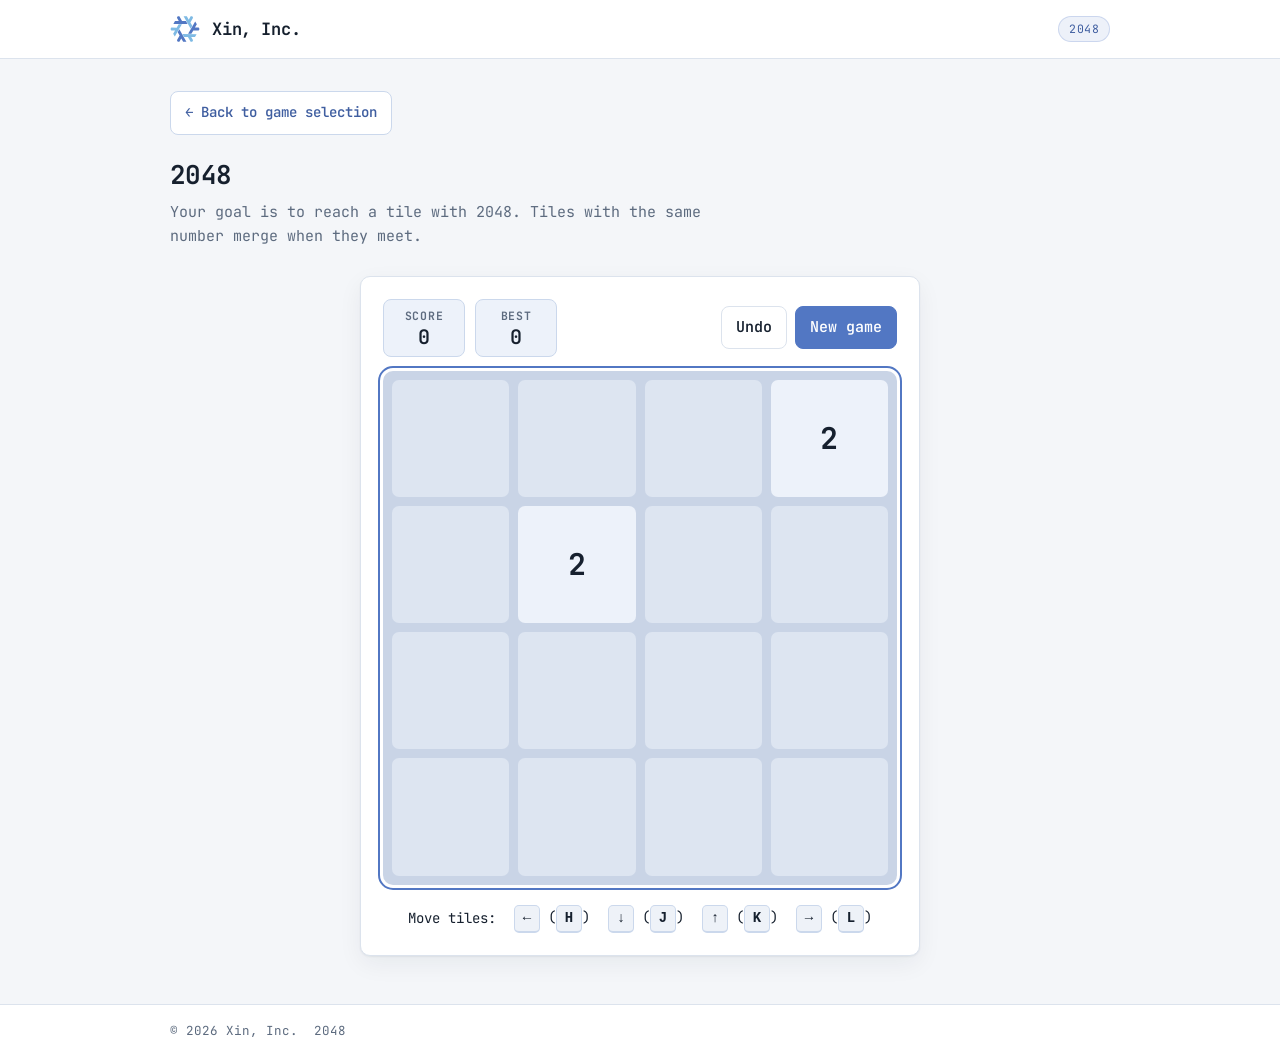
<file: 2048/index.html>
<!DOCTYPE html>
<html lang="en">
  <head>
    <meta charset="utf-8" />
    <meta name="viewport" content="width=device-width, initial-scale=1" />
    <title>2048</title>
    <meta
      name="description"
      content="Merge matching tiles to reach 2048."
    />
    <link rel="icon" href="assets/NixOS.svg" type="image/svg+xml" />
    <link rel="stylesheet" href="assets/style.css" />
    <link rel="stylesheet" href="style.css" />
  </head>
  <body>
    <header class="xin-header">
      <div class="xin-header-inner">
        <img class="xin-logo" src="assets/NixOS.svg" alt="Xin, Inc. logo" />
        <a class="xin-wordmark" href="/">Xin,&nbsp;Inc.</a>
        <div class="xin-service">
          <span class="xin-badge">2048</span>
        </div>
      </div>
    </header>

    <main class="xin-main">
      <a class="game-back" id="back-to-games" href="/">
        <span aria-hidden="true">&larr;</span>
        Back to game selection
      </a>
      <h1 class="xin-title">2048</h1>
      <p class="xin-lede">
        Your goal is to reach a tile with 2048. Tiles with the same number merge
        when they meet.
      </p>

      <section class="xin-card game-card">
        <div class="xin-toolbar">
          <div class="game-scores">
            <div class="game-score">
              <span class="xin-label">Score</span>
              <span class="game-score-value" id="score">0</span>
            </div>
            <div class="game-score">
              <span class="xin-label">Best</span>
              <span class="game-score-value" id="best">0</span>
            </div>
          </div>
          <div class="game-buttons">
            <button class="xin-btn" id="undo" disabled>Undo</button>
            <button class="xin-btn xin-btn-primary" id="new">New game</button>
          </div>
        </div>

        <div class="game-stage">
          <div
            class="ark-board"
            id="board"
            tabindex="0"
            role="application"
            aria-label="2048 board. Use the arrow keys or H (left), J (down), K (up), and L (right) to slide the tiles."
          ></div>
          <div
            class="game-overlay is-game-over"
            id="overlay"
            role="region"
            aria-labelledby="overlay-title"
            aria-describedby="overlay-text"
            hidden
          >
            <p class="game-overlay-title" id="overlay-title"></p>
            <p class="game-overlay-text" id="overlay-text"></p>
            <div class="game-over-scores">
              <div class="game-score">
                <span class="xin-label" id="final-score-label">Final score</span>
                <span class="game-score-value" id="final-score">0</span>
              </div>
              <div class="game-score">
                <span class="xin-label">Best</span>
                <span class="game-score-value" id="final-best">0</span>
              </div>
            </div>
            <p class="game-over-hint">
              Press <kbd>Enter</kbd> or select
              <span id="overlay-action">Play again</span>.
            </p>
            <div class="game-overlay-buttons" id="overlay-buttons"></div>
          </div>
        </div>

        <p class="xin-note game-controls">
          <span>Move tiles:</span>
          <span><kbd>&larr;</kbd> (<kbd>H</kbd>)</span>
          <span><kbd>&darr;</kbd> (<kbd>J</kbd>)</span>
          <span><kbd>&uarr;</kbd> (<kbd>K</kbd>)</span>
          <span><kbd>&rarr;</kbd> (<kbd>L</kbd>)</span>
        </p>
      </section>
    </main>

    <footer class="xin-footer">
      <div class="xin-footer-inner">
        <span>&copy; 2026 Xin,&nbsp;Inc.</span>
        <span>2048</span>
      </div>
    </footer>

    <script src="script.js"></script>
  </body>
</html>
</file>
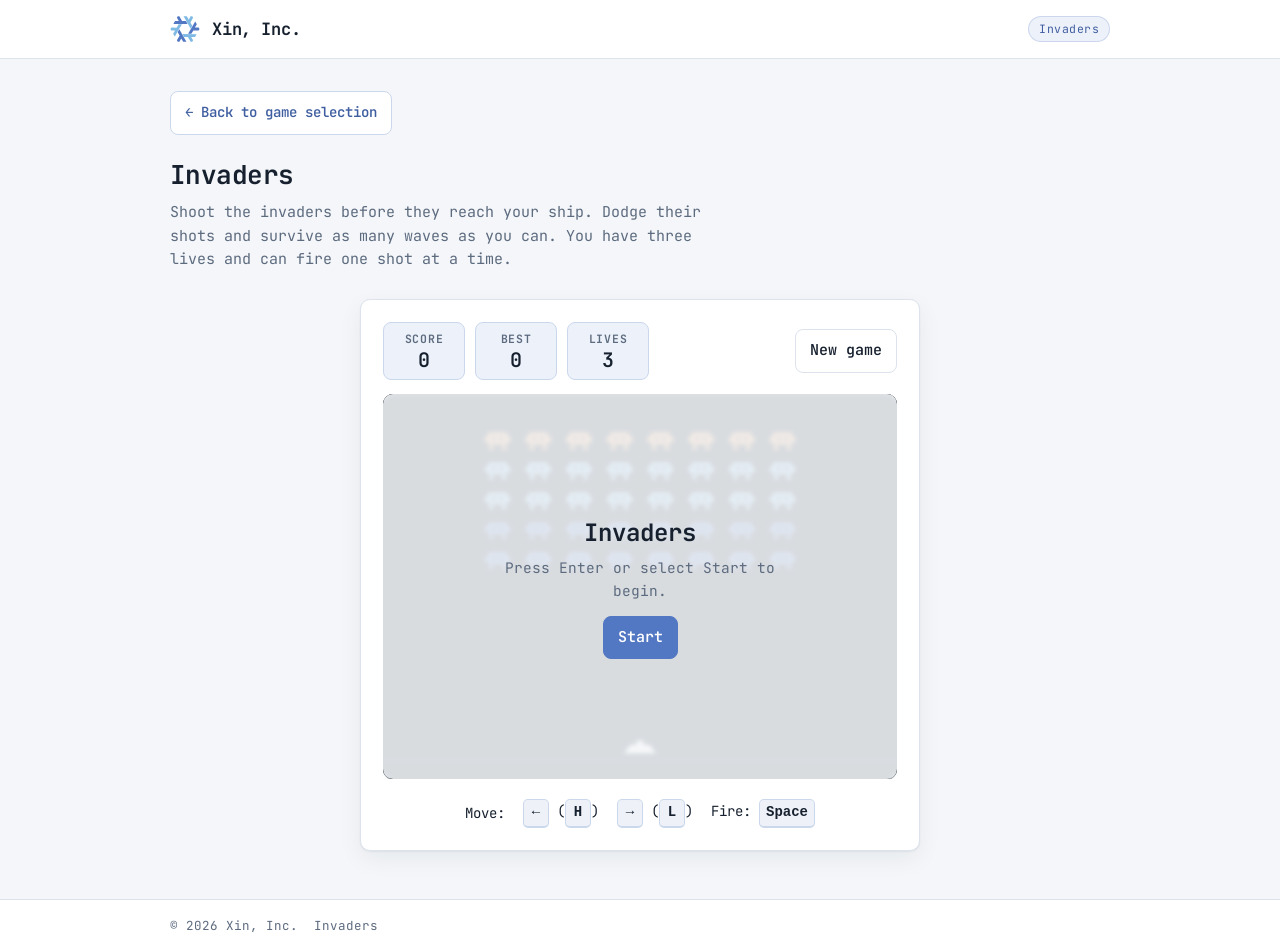
<file: invaders/index.html>
<!DOCTYPE html>
<html lang="en">
  <head>
    <meta charset="utf-8" />
    <meta name="viewport" content="width=device-width, initial-scale=1" />
    <title>Invaders</title>
    <meta
      name="description"
      content="Defend your ship and survive waves of invaders."
    />
    <link rel="icon" href="assets/NixOS.svg" type="image/svg+xml" />
    <link rel="stylesheet" href="assets/style.css" />
    <link rel="stylesheet" href="style.css" />
  </head>
  <body>
    <header class="xin-header">
      <div class="xin-header-inner">
        <img class="xin-logo" src="assets/NixOS.svg" alt="Xin, Inc. logo" />
        <a class="xin-wordmark" href="/">Xin,&nbsp;Inc.</a>
        <div class="xin-service">
          <span class="xin-badge">Invaders</span>
        </div>
      </div>
    </header>

    <main class="xin-main">
      <a class="game-back" id="back-to-games" href="/">
        <span aria-hidden="true">&larr;</span>
        Back to game selection
      </a>
      <h1 class="xin-title">Invaders</h1>
      <p class="xin-lede">
        Shoot the invaders before they reach your ship. Dodge their shots and
        survive as many waves as you can. You have three lives and can fire one
        shot at a time.
      </p>

      <section class="xin-card game-card">
        <div class="xin-toolbar">
          <div class="game-scores">
            <div class="game-score">
              <span class="xin-label">Score</span>
              <span class="game-score-value" id="score">0</span>
            </div>
            <div class="game-score">
              <span class="xin-label">Best</span>
              <span class="game-score-value" id="best">0</span>
            </div>
            <div class="game-score">
              <span class="xin-label">Lives</span>
              <span class="game-score-value" id="lives">0</span>
            </div>
          </div>
          <div class="game-buttons">
            <button class="xin-btn" id="new">New game</button>
          </div>
        </div>

        <div class="game-stage">
          <canvas
            class="game-canvas"
            id="game"
            width="480"
            height="360"
            tabindex="0"
            aria-label="Invaders play area. Move with the left and right arrows or H and L. Press Space to fire and Enter to start."
          ></canvas>
          <div
            class="game-overlay"
            id="overlay"
            role="region"
            aria-labelledby="overlay-title"
            aria-describedby="overlay-text"
          >
            <p class="game-overlay-title" id="overlay-title"></p>
            <p class="game-overlay-text" id="overlay-text"></p>
            <div class="game-over-scores" id="game-over-scores" hidden>
              <div class="game-score">
                <span class="xin-label">Final score</span>
                <span class="game-score-value" id="final-score">0</span>
              </div>
              <div class="game-score">
                <span class="xin-label">Best</span>
                <span class="game-score-value" id="final-best">0</span>
              </div>
            </div>
            <p class="game-over-hint" id="game-over-hint" hidden>
              Press <kbd>Enter</kbd> or select Play again.
            </p>
            <div class="game-overlay-buttons">
              <button class="xin-btn xin-btn-primary" id="overlay-btn">
                Start
              </button>
            </div>
          </div>
        </div>

        <p class="xin-note game-controls">
          <span>Move:</span>
          <span><kbd>&larr;</kbd> (<kbd>H</kbd>)</span>
          <span><kbd>&rarr;</kbd> (<kbd>L</kbd>)</span>
          <span>Fire: <kbd>Space</kbd></span>
        </p>
      </section>
    </main>

    <footer class="xin-footer">
      <div class="xin-footer-inner">
        <span>&copy; 2026 Xin,&nbsp;Inc.</span>
        <span>Invaders</span>
      </div>
    </footer>

    <script src="script.js"></script>
  </body>
</html>
</file>
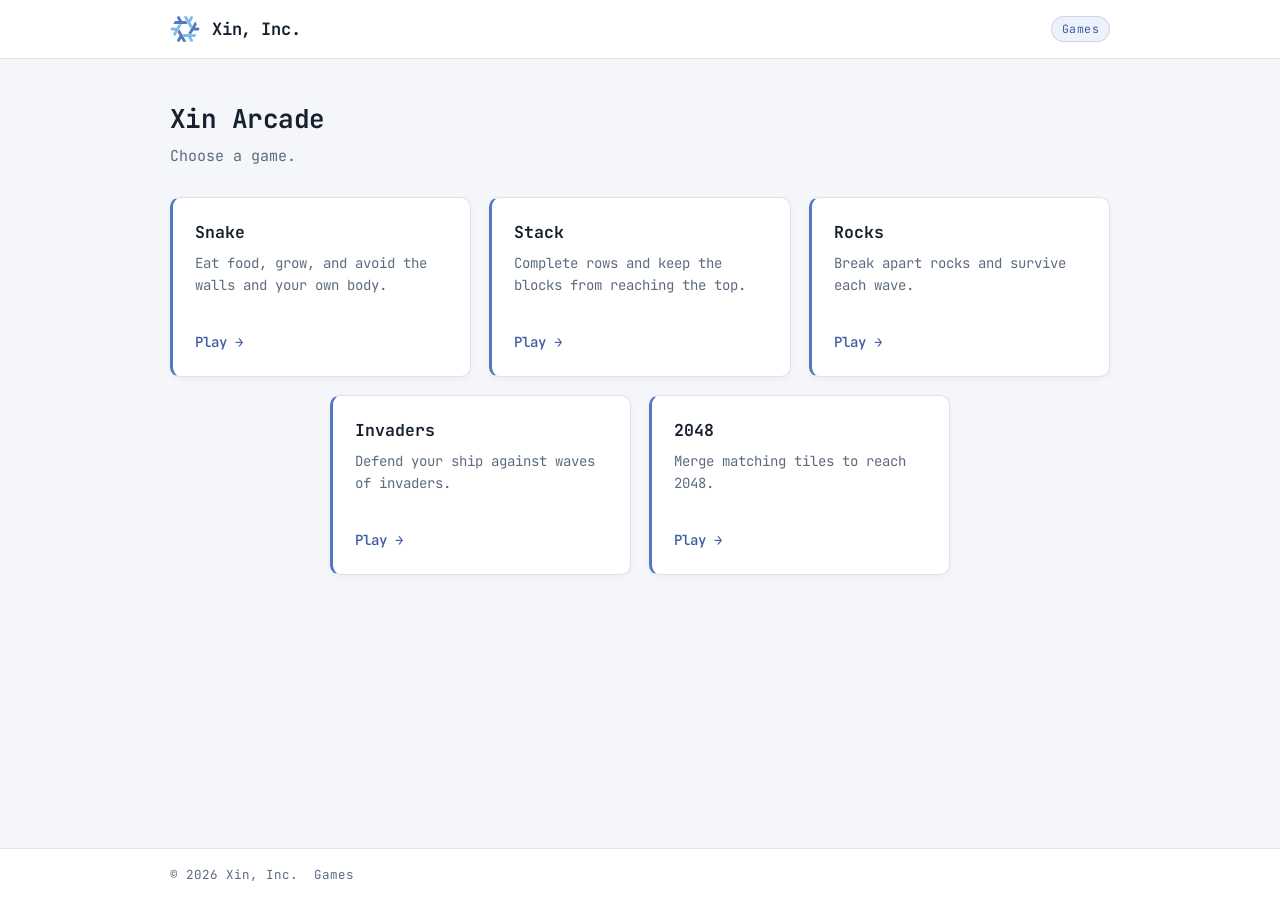
<file: portal/index.html>
<!DOCTYPE html>
<html lang="en">
  <head>
    <meta charset="utf-8" />
    <meta name="viewport" content="width=device-width, initial-scale=1" />
    <title>Xin Arcade</title>
    <meta
      name="description"
      content="Play Snake, Stack, Rocks, Invaders, and 2048 at Xin Arcade."
    />
    <link rel="icon" href="assets/NixOS.svg" type="image/svg+xml" />
    <link rel="stylesheet" href="assets/style.css" />
    <link rel="stylesheet" href="style.css" />
  </head>
  <body>
    <header class="xin-header">
      <div class="xin-header-inner">
        <img class="xin-logo" src="assets/NixOS.svg" alt="Xin, Inc. logo" />
        <a class="xin-wordmark" href="/">Xin,&nbsp;Inc.</a>
        <div class="xin-service">
          <span class="xin-badge">Games</span>
        </div>
      </div>
    </header>

    <main class="xin-main">
      <div class="portal-hero">
        <h1 class="xin-title">Xin Arcade</h1>
        <p class="xin-lede">Choose a game.</p>
      </div>

      <section aria-label="Games">
        <div class="portal-grid" data-xin-directory></div>
        <noscript>
          <p class="xin-note">Enable JavaScript to see the games.</p>
        </noscript>
      </section>
    </main>

    <footer class="xin-footer">
      <div class="xin-footer-inner">
        <span>&copy; 2026 Xin,&nbsp;Inc.</span>
        <span>Games</span>
      </div>
    </footer>

    <script src="script.js"></script>
  </body>
</html>
</file>
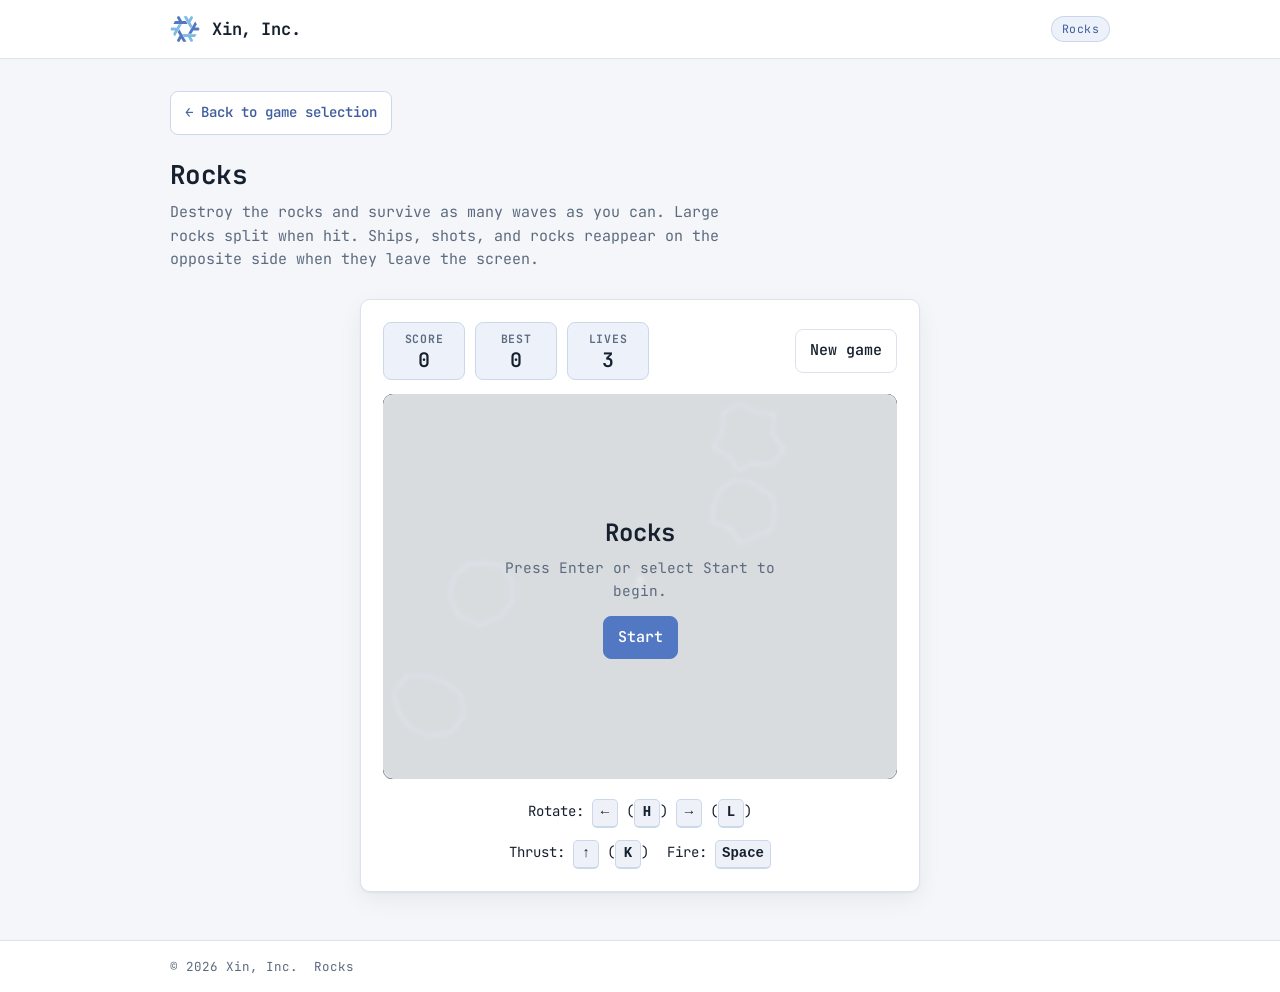
<file: rocks/index.html>
<!DOCTYPE html>
<html lang="en">
  <head>
    <meta charset="utf-8" />
    <meta name="viewport" content="width=device-width, initial-scale=1" />
    <title>Rocks</title>
    <meta
      name="description"
      content="Destroy the rocks and survive each wave."
    />
    <link rel="icon" href="assets/NixOS.svg" type="image/svg+xml" />
    <link rel="stylesheet" href="assets/style.css" />
    <link rel="stylesheet" href="style.css" />
  </head>
  <body>
    <header class="xin-header">
      <div class="xin-header-inner">
        <img class="xin-logo" src="assets/NixOS.svg" alt="Xin, Inc. logo" />
        <a class="xin-wordmark" href="/">Xin,&nbsp;Inc.</a>
        <div class="xin-service">
          <span class="xin-badge">Rocks</span>
        </div>
      </div>
    </header>

    <main class="xin-main">
      <a class="game-back" id="back-to-games" href="/">
        <span aria-hidden="true">&larr;</span>
        Back to game selection
      </a>
      <h1 class="xin-title">Rocks</h1>
      <p class="xin-lede">
        Destroy the rocks and survive as many waves as you can. Large rocks
        split when hit. Ships, shots, and rocks reappear on the opposite side
        when they leave the screen.
      </p>

      <section class="xin-card game-card">
        <div class="xin-toolbar">
          <div class="game-scores">
            <div class="game-score">
              <span class="xin-label">Score</span>
              <span class="game-score-value" id="score">0</span>
            </div>
            <div class="game-score">
              <span class="xin-label">Best</span>
              <span class="game-score-value" id="best">0</span>
            </div>
            <div class="game-score">
              <span class="xin-label">Lives</span>
              <span class="game-score-value" id="lives">0</span>
            </div>
          </div>
          <div class="game-buttons">
            <button class="xin-btn" id="new">New game</button>
          </div>
        </div>

        <div class="game-stage">
          <canvas
            class="game-canvas"
            id="game"
            width="640"
            height="480"
            tabindex="0"
            aria-label="Rocks play area. Rotate with the left and right arrows or H and L. Thrust with the up arrow or K. Press Space to fire and Enter to start."
          ></canvas>
          <div
            class="game-overlay"
            id="overlay"
            role="region"
            aria-labelledby="overlay-title"
            aria-describedby="overlay-text"
          >
            <p class="game-overlay-title" id="overlay-title"></p>
            <p class="game-overlay-text" id="overlay-text"></p>
            <div class="game-over-scores" id="game-over-scores" hidden>
              <div class="game-score">
                <span class="xin-label">Final score</span>
                <span class="game-score-value" id="final-score">0</span>
              </div>
              <div class="game-score">
                <span class="xin-label">Best</span>
                <span class="game-score-value" id="final-best">0</span>
              </div>
            </div>
            <p class="game-over-hint" id="game-over-hint" hidden>
              Press <kbd>Enter</kbd> or select Play again.
            </p>
            <div class="game-overlay-buttons">
              <button class="xin-btn xin-btn-primary" id="overlay-btn">
                Start
              </button>
            </div>
          </div>
        </div>

        <p class="xin-note game-controls">
          <span class="game-rotate">
            Rotate: <kbd>&larr;</kbd> (<kbd>H</kbd>)
            <kbd>&rarr;</kbd> (<kbd>L</kbd>)
          </span>
          <span>Thrust: <kbd>&uarr;</kbd> (<kbd>K</kbd>)</span>
          <span>Fire: <kbd>Space</kbd></span>
        </p>
      </section>
    </main>

    <footer class="xin-footer">
      <div class="xin-footer-inner">
        <span>&copy; 2026 Xin,&nbsp;Inc.</span>
        <span>Rocks</span>
      </div>
    </footer>

    <script src="script.js"></script>
  </body>
</html>
</file>
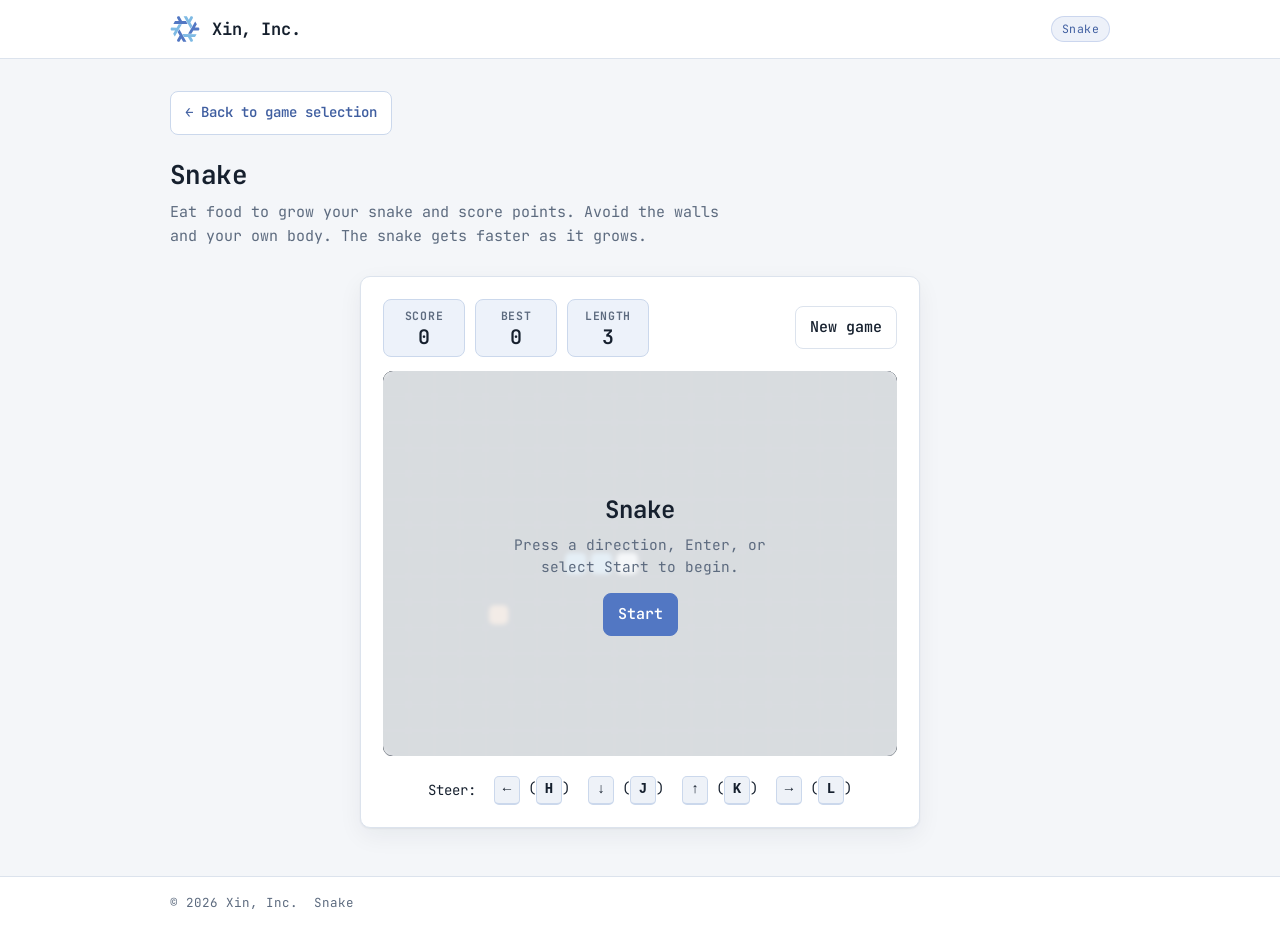
<file: snake/index.html>
<!DOCTYPE html>
<html lang="en">
  <head>
    <meta charset="utf-8" />
    <meta name="viewport" content="width=device-width, initial-scale=1" />
    <title>Snake</title>
    <meta
      name="description"
      content="Eat food, grow, and avoid the walls and your own body."
    />
    <link rel="icon" href="assets/NixOS.svg" type="image/svg+xml" />
    <link rel="stylesheet" href="assets/style.css" />
    <link rel="stylesheet" href="style.css" />
  </head>
  <body>
    <header class="xin-header">
      <div class="xin-header-inner">
        <img class="xin-logo" src="assets/NixOS.svg" alt="Xin, Inc. logo" />
        <a class="xin-wordmark" href="/">Xin,&nbsp;Inc.</a>
        <div class="xin-service">
          <span class="xin-badge">Snake</span>
        </div>
      </div>
    </header>

    <main class="xin-main">
      <a class="game-back" id="back-to-games" href="/">
        <span aria-hidden="true">&larr;</span>
        Back to game selection
      </a>
      <h1 class="xin-title">Snake</h1>
      <p class="xin-lede">
        Eat food to grow your snake and score points. Avoid the walls and your
        own body. The snake gets faster as it grows.
      </p>

      <section class="xin-card game-card">
        <div class="xin-toolbar">
          <div class="game-scores">
            <div class="game-score">
              <span class="xin-label">Score</span>
              <span class="game-score-value" id="score">0</span>
            </div>
            <div class="game-score">
              <span class="xin-label">Best</span>
              <span class="game-score-value" id="best">0</span>
            </div>
            <div class="game-score">
              <span class="xin-label">Length</span>
              <span class="game-score-value" id="length">0</span>
            </div>
          </div>
          <div class="game-buttons">
            <button class="xin-btn" id="new">New game</button>
          </div>
        </div>

        <div class="game-stage">
          <canvas
            class="game-canvas"
            id="game"
            width="480"
            height="360"
            tabindex="0"
            aria-label="Snake play area. Steer with the arrow keys or H (left), J (down), K (up), and L (right). Press Enter to start."
          ></canvas>
          <div
            class="game-overlay"
            id="overlay"
            role="region"
            aria-labelledby="overlay-title"
            aria-describedby="overlay-text"
          >
            <p class="game-overlay-title" id="overlay-title"></p>
            <p class="game-overlay-text" id="overlay-text"></p>
            <div class="game-over-scores" id="game-over-scores" hidden>
              <div class="game-score">
                <span class="xin-label">Final score</span>
                <span class="game-score-value" id="final-score">0</span>
              </div>
              <div class="game-score">
                <span class="xin-label">Best</span>
                <span class="game-score-value" id="final-best">0</span>
              </div>
            </div>
            <p class="game-over-hint" id="game-over-hint" hidden>
              Press <kbd>Enter</kbd> or select Play again.
            </p>
            <div class="game-overlay-buttons">
              <button class="xin-btn xin-btn-primary" id="overlay-btn">
                Start
              </button>
            </div>
          </div>
        </div>

        <p class="xin-note game-controls">
          <span>Steer:</span>
          <span><kbd>&larr;</kbd> (<kbd>H</kbd>)</span>
          <span><kbd>&darr;</kbd> (<kbd>J</kbd>)</span>
          <span><kbd>&uarr;</kbd> (<kbd>K</kbd>)</span>
          <span><kbd>&rarr;</kbd> (<kbd>L</kbd>)</span>
        </p>
      </section>
    </main>

    <footer class="xin-footer">
      <div class="xin-footer-inner">
        <span>&copy; 2026 Xin,&nbsp;Inc.</span>
        <span>Snake</span>
      </div>
    </footer>

    <script src="script.js"></script>
  </body>
</html>
</file>
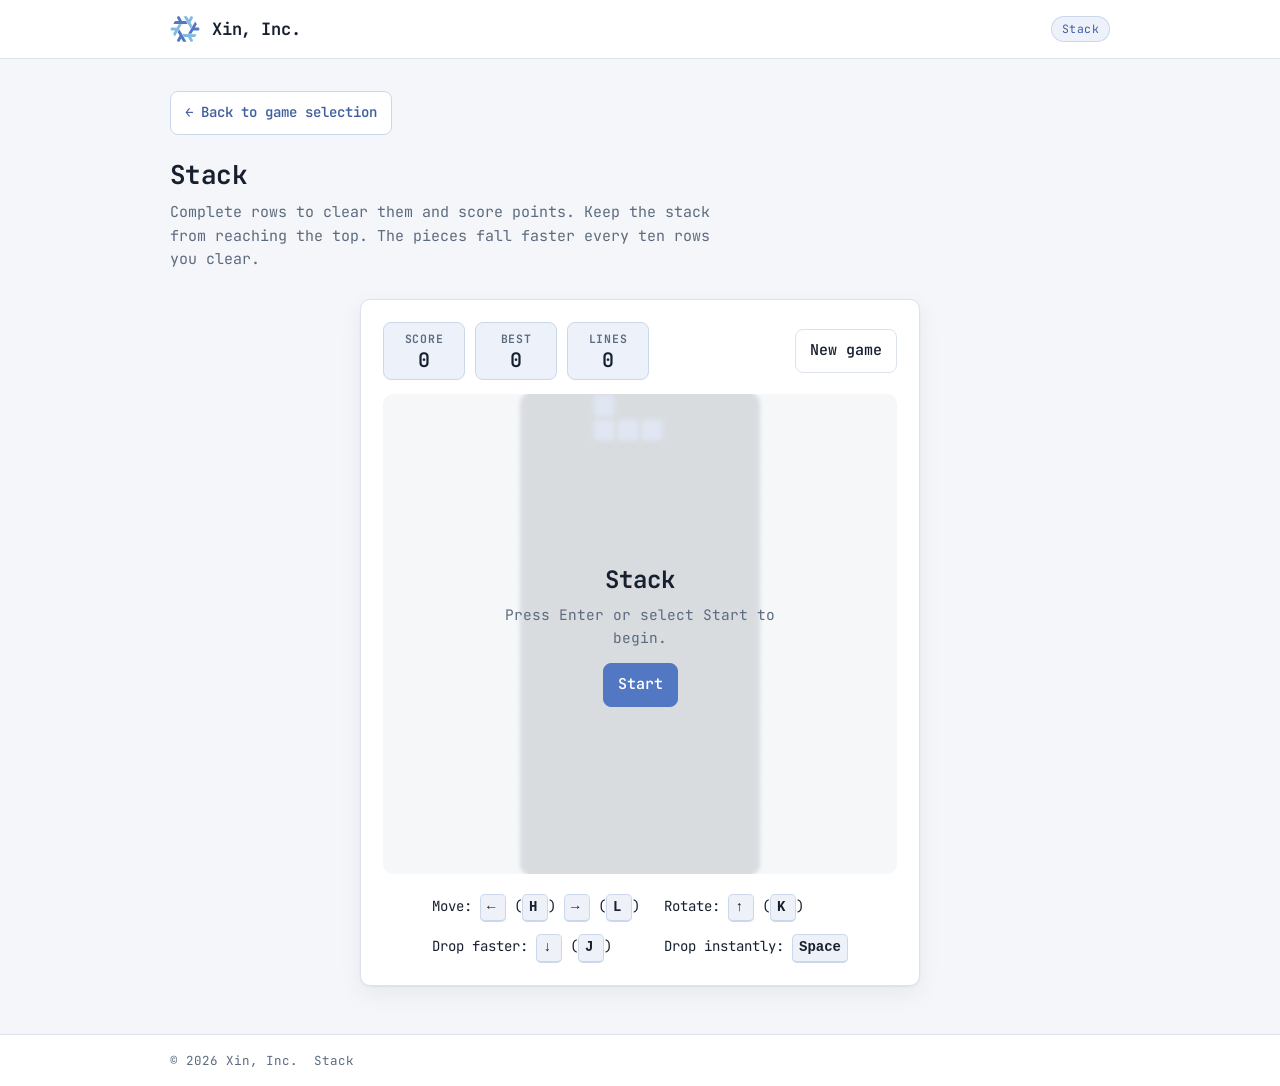
<file: stack/index.html>
<!DOCTYPE html>
<html lang="en">
  <head>
    <meta charset="utf-8" />
    <meta name="viewport" content="width=device-width, initial-scale=1" />
    <title>Stack</title>
    <meta
      name="description"
      content="Complete rows of falling blocks to clear them."
    />
    <link rel="icon" href="assets/NixOS.svg" type="image/svg+xml" />
    <link rel="stylesheet" href="assets/style.css" />
    <link rel="stylesheet" href="style.css" />
  </head>
  <body>
    <header class="xin-header">
      <div class="xin-header-inner">
        <img class="xin-logo" src="assets/NixOS.svg" alt="Xin, Inc. logo" />
        <a class="xin-wordmark" href="/">Xin,&nbsp;Inc.</a>
        <div class="xin-service">
          <span class="xin-badge">Stack</span>
        </div>
      </div>
    </header>

    <main class="xin-main">
      <a class="game-back" id="back-to-games" href="/">
        <span aria-hidden="true">&larr;</span>
        Back to game selection
      </a>
      <h1 class="xin-title">Stack</h1>
      <p class="xin-lede">
        Complete rows to clear them and score points. Keep the stack from
        reaching the top. The pieces fall faster every ten rows you clear.
      </p>

      <section class="xin-card game-card">
        <div class="xin-toolbar">
          <div class="game-scores">
            <div class="game-score">
              <span class="xin-label">Score</span>
              <span class="game-score-value" id="score">0</span>
            </div>
            <div class="game-score">
              <span class="xin-label">Best</span>
              <span class="game-score-value" id="best">0</span>
            </div>
            <div class="game-score">
              <span class="xin-label">Lines</span>
              <span class="game-score-value" id="lines">0</span>
            </div>
          </div>
          <div class="game-buttons">
            <button class="xin-btn" id="new">New game</button>
          </div>
        </div>

        <div class="game-stage">
          <canvas
            class="game-canvas"
            id="game"
            width="240"
            height="480"
            tabindex="0"
            aria-label="Stack play area. Move with the left and right arrows or H and L. Rotate with the up arrow or K. Drop faster with the down arrow or J, or instantly with Space. Press Enter to start."
          ></canvas>
          <div
            class="game-overlay"
            id="overlay"
            role="region"
            aria-labelledby="overlay-title"
            aria-describedby="overlay-text"
          >
            <p class="game-overlay-title" id="overlay-title"></p>
            <p class="game-overlay-text" id="overlay-text"></p>
            <div class="game-over-scores" id="game-over-scores" hidden>
              <div class="game-score">
                <span class="xin-label">Final score</span>
                <span class="game-score-value" id="final-score">0</span>
              </div>
              <div class="game-score">
                <span class="xin-label">Best</span>
                <span class="game-score-value" id="final-best">0</span>
              </div>
            </div>
            <p class="game-over-hint" id="game-over-hint" hidden>
              Press <kbd>Enter</kbd> or select Play again.
            </p>
            <div class="game-overlay-buttons">
              <button class="xin-btn xin-btn-primary" id="overlay-btn">
                Start
              </button>
            </div>
          </div>
        </div>

        <p class="xin-note game-controls">
          <span
            >Move: <kbd>&larr;</kbd> (<kbd>H</kbd>)
            <kbd>&rarr;</kbd> (<kbd>L</kbd>)</span
          >
          <span>Rotate: <kbd>&uarr;</kbd> (<kbd>K</kbd>)</span>
          <span>Drop faster: <kbd>&darr;</kbd> (<kbd>J</kbd>)</span>
          <span>Drop instantly: <kbd>Space</kbd></span>
        </p>
      </section>
    </main>

    <footer class="xin-footer">
      <div class="xin-footer-inner">
        <span>&copy; 2026 Xin,&nbsp;Inc.</span>
        <span>Stack</span>
      </div>
    </footer>

    <script src="script.js"></script>
  </body>
</html>
</file>
<file: 2048/assets/style.css>
@font-face {
  font-family: "JetBrains Mono";
  src: url("JetBrainsMono-VariableFont_wght.ttf") format("truetype");
  font-weight: 100 800;
  font-style: normal;
  font-display: swap;
}

:root {
  --xin-blue: #5277c3;
  --xin-blue-dk: #3f5ea0;
  --xin-sky: #7ebae4;
  --xin-ink: #16202e;
  --xin-muted: #5d6b7f;
  --xin-line: #dce3ed;
  --xin-bg: #f4f6f9;
  --xin-surface: #ffffff;
  --xin-hover: #eef2f8;
  --xin-tint: #edf2fa;
  --xin-tint-line: #cbd8ec;
  --xin-ok: #2e7d5b;
  --xin-warn: #b4552a;
  --xin-radius: 10px;
  --xin-shadow:
    0 1px 2px rgba(22, 32, 46, 0.06), 0 8px 24px rgba(22, 32, 46, 0.06);
  --xin-font: "JetBrains Mono", ui-monospace, Menlo, Consolas, monospace;
  --xin-mono: var(--xin-font);
}

*,
*::before,
*::after {
  box-sizing: border-box;
}

body {
  margin: 0;
  min-height: 100vh;
  display: flex;
  flex-direction: column;
  background: var(--xin-bg);
  color: var(--xin-ink);
  font-family: var(--xin-font);
  font-size: 15px;
  line-height: 1.55;
  font-variant-numeric: tabular-nums;
  -webkit-font-smoothing: antialiased;
}

.xin-header {
  background: var(--xin-surface);
  border-bottom: 1px solid var(--xin-line);
}

.xin-header-inner {
  max-width: 980px;
  margin: 0 auto;
  padding: 14px 20px;
  display: flex;
  align-items: center;
  gap: 12px;
}

.xin-logo {
  width: 30px;
  height: 30px;
  flex: none;
}

.xin-wordmark {
  font-size: 17px;
  font-weight: 650;
  letter-spacing: -0.01em;
  color: var(--xin-ink);
  text-decoration: none;
}

.xin-service {
  margin-left: auto;
  display: flex;
  align-items: center;
  gap: 10px;
  font-size: 13px;
  color: var(--xin-muted);
}

.xin-badge {
  font-size: 11.5px;
  letter-spacing: 0.04em;
  color: var(--xin-blue-dk);
  background: rgba(82, 119, 195, 0.1);
  border: 1px solid rgba(82, 119, 195, 0.22);
  border-radius: 999px;
  padding: 3px 10px;
}

.xin-main {
  flex: 1;
  width: 100%;
  max-width: 980px;
  margin: 0 auto;
  padding: 32px 20px 48px;
}

.xin-title {
  margin: 0 0 6px;
  font-size: 26px;
  font-weight: 650;
  letter-spacing: -0.02em;
}
.xin-lede {
  margin: 0 0 28px;
  color: var(--xin-muted);
  max-width: 62ch;
}

.xin-card {
  background: var(--xin-surface);
  border: 1px solid var(--xin-line);
  border-radius: var(--xin-radius);
  box-shadow: var(--xin-shadow);
  padding: 22px;
}
.xin-card + .xin-card {
  margin-top: 18px;
}

.xin-label,
.xin-card-title,
.xin-table thead th {
  font-size: 11.5px;
  font-weight: 650;
  letter-spacing: 0.06em;
  text-transform: uppercase;
  color: var(--xin-muted);
}
.xin-card-title {
  margin: 0 0 14px;
}

.xin-note {
  margin: 14px 0 0;
  min-height: 20px;
  text-align: center;
  font-size: 13px;
  color: var(--xin-muted);
}

.xin-empty {
  color: var(--xin-muted);
  font-size: 14.5px;
  text-align: center;
  padding: 26px 10px;
  border: 1px dashed var(--xin-line);
  border-radius: 8px;
}

.xin-toolbar {
  display: flex;
  align-items: center;
  gap: 12px;
  flex-wrap: wrap;
  margin-bottom: 14px;
}

.xin-btn {
  font: inherit;
  font-weight: 550;
  color: var(--xin-ink);
  background: var(--xin-surface);
  border: 1px solid var(--xin-line);
  border-radius: 8px;
  padding: 9px 14px;
  cursor: pointer;
  transition:
    background 0.12s,
    border-color 0.12s,
    transform 0.04s;
}
.xin-btn:hover {
  background: var(--xin-hover);
  border-color: #c6d2e4;
}
.xin-btn:active {
  transform: translateY(1px);
}
.xin-btn-sm {
  font-size: 13.5px;
  padding: 6px 11px;
  color: var(--xin-muted);
}

.xin-btn-primary {
  color: #fff;
  background: var(--xin-blue);
  border-color: var(--xin-blue);
}
.xin-btn-primary:hover {
  background: var(--xin-blue-dk);
  border-color: var(--xin-blue-dk);
}

.xin-btn.is-on,
.xin-tab[aria-selected="true"] {
  color: #fff;
  background: var(--xin-blue);
  border-color: var(--xin-blue);
}

.xin-tabs {
  display: flex;
  flex-wrap: wrap;
  gap: 6px;
  margin-bottom: 18px;
}
.xin-tab {
  font: inherit;
  font-size: 14px;
  font-weight: 550;
  color: var(--xin-muted);
  background: var(--xin-surface);
  border: 1px solid var(--xin-line);
  border-radius: 999px;
  padding: 7px 15px;
  cursor: pointer;
  transition:
    background 0.12s,
    color 0.12s,
    border-color 0.12s;
}
.xin-tab:hover {
  background: var(--xin-hover);
}

.xin-input,
select.xin-input {
  font: inherit;
  color: var(--xin-ink);
  background: var(--xin-surface);
  border: 1px solid var(--xin-line);
  border-radius: 8px;
  padding: 9px 11px;
  width: 100%;
}
.xin-input::placeholder {
  color: #9aa6b8;
}

.xin-btn:focus-visible,
.xin-tab:focus-visible,
.xin-input:focus-visible,
select:focus-visible {
  outline: 2px solid var(--xin-blue);
  outline-offset: 2px;
}

.xin-table {
  width: 100%;
  border-collapse: collapse;
  font-size: 14.5px;
}
.xin-table th,
.xin-table td {
  text-align: left;
  padding: 9px 10px;
  border-bottom: 1px solid var(--xin-line);
}
.xin-table tbody tr:last-child td {
  border-bottom: 0;
}
.xin-table .num {
  text-align: right;
}

kbd {
  font-size: 0.85em;
  background: var(--xin-hover);
  border: 1px solid var(--xin-line);
  border-bottom-width: 2px;
  border-radius: 5px;
  padding: 1px 5px;
}

.game-card {
  max-width: 560px;
  margin: 0 auto;
}
.game-scores {
  display: flex;
  gap: 10px;
}
.game-score {
  display: flex;
  flex-direction: column;
  align-items: center;
  min-width: 82px;
  padding: 7px 12px;
  background: var(--xin-tint);
  border: 1px solid var(--xin-tint-line);
  border-radius: 8px;
}
.game-score-value {
  font-size: 20px;
  font-weight: 600;
  line-height: 1.2;
}
.game-buttons {
  margin-left: auto;
  display: flex;
  gap: 8px;
}

.game-stage {
  position: relative;
}
.game-canvas {
  display: block;
  width: 100%;
  height: auto;
  background: var(--xin-ink);
  border-radius: 10px;
  outline: none;
}
.game-canvas:focus-visible {
  box-shadow: 0 0 0 2px var(--xin-blue);
}

.game-overlay {
  position: absolute;
  inset: 0;
  display: flex;
  flex-direction: column;
  align-items: center;
  justify-content: center;
  gap: 6px;
  text-align: center;
  padding: 20px;
  background: rgba(244, 246, 249, 0.88);
  border-radius: 10px;
  backdrop-filter: blur(2px);
}
/* Override display: flex when the overlay is hidden. */
.game-overlay[hidden] {
  display: none;
}
.game-overlay-title {
  margin: 0;
  font-size: 24px;
  font-weight: 650;
}
.game-overlay-text {
  margin: 0 0 8px;
  color: var(--xin-muted);
  font-size: 14.5px;
  max-width: 34ch;
}
.game-overlay-buttons {
  display: flex;
  gap: 8px;
}

.xin-footer {
  border-top: 1px solid var(--xin-line);
  background: var(--xin-surface);
}

.xin-footer-inner {
  max-width: 980px;
  margin: 0 auto;
  padding: 16px 20px;
  display: flex;
  flex-wrap: wrap;
  gap: 6px 16px;
  align-items: center;
  font-size: 12.5px;
  color: var(--xin-muted);
}

@media (max-width: 560px) {
  .xin-header-inner {
    flex-wrap: wrap;
  }
  .xin-service {
    margin-left: 0;
    width: 100%;
  }
  .xin-main {
    padding: 24px 16px 40px;
  }
  .xin-card {
    padding: 18px;
  }
  .xin-title {
    font-size: 22px;
  }
}
</file>
<file: 2048/style.css>
.game-back {
  display: inline-flex;
  align-items: center;
  gap: 8px;
  min-height: 44px;
  margin-bottom: 20px;
  padding: 8px 14px;
  background: var(--xin-surface);
  border: 1px solid var(--xin-tint-line);
  border-radius: 8px;
  color: var(--xin-blue-dk);
  font-size: 14px;
  font-weight: 550;
  text-decoration: none;
}

.game-back:hover {
  background: var(--xin-tint);
  border-color: var(--xin-blue);
}

.game-back:focus-visible {
  outline: 2px solid var(--xin-blue);
  outline-offset: 3px;
}

.ark-board-wrap,
.game-stage {
  margin-top: 0;
}

.ark-board {
  display: grid;
  grid-template-columns: repeat(4, 1fr);
  gap: 9px;
  padding: 9px;
  background: #c9d4e6;
  border-radius: 10px;
  user-select: none;
}
.ark-board:focus-visible {
  outline: 2px solid var(--xin-blue);
  outline-offset: 3px;
}

.game-controls {
  display: flex;
  flex-wrap: wrap;
  align-items: center;
  justify-content: center;
  gap: 12px 18px;
  margin-top: 20px;
  font-size: 14px;
  color: var(--xin-ink);
}

.game-controls span {
  white-space: nowrap;
}

.game-controls kbd {
  display: inline-block;
  min-width: 26px;
  padding: 3px 6px;
  font-size: 14px;
  font-weight: 550;
  line-height: 1.4;
  border-color: var(--xin-tint-line);
}

@media (max-width: 480px) {
  .game-controls span:first-child {
    flex-basis: 100%;
  }
}

.ark-cell {
  position: relative;
  aspect-ratio: 1;
  background: #dde5f1;
  border-radius: 7px;
  display: flex;
  align-items: center;
  justify-content: center;
  font-weight: 650;
  font-size: clamp(18px, 6.2vw, 30px);
  color: var(--xin-ink);
}

.ark-cell[data-v="2"] {
  background: var(--xin-tint);
}
.ark-cell[data-v="4"] {
  background: #dce7f7;
}
.ark-cell[data-v="8"] {
  background: #b9d2f0;
}
.ark-cell[data-v="16"] {
  background: #8fb8e6;
}
.ark-cell[data-v="32"] {
  background: #7ebae4;
  color: #0e2338;
}
.ark-cell[data-v="64"] {
  background: #5277c3;
  color: #fff;
}
.ark-cell[data-v="128"] {
  background: #4763ae;
  color: #fff;
  font-size: clamp(16px, 5.4vw, 26px);
}
.ark-cell[data-v="256"] {
  background: #5e5ba8;
  color: #fff;
  font-size: clamp(16px, 5.4vw, 26px);
}
.ark-cell[data-v="512"] {
  background: #7a519b;
  color: #fff;
  font-size: clamp(16px, 5.4vw, 26px);
}
.ark-cell[data-v="1024"] {
  background: #a34c7e;
  color: #fff;
  font-size: clamp(13px, 4.4vw, 21px);
}
.ark-cell[data-v="2048"] {
  background: #c4643f;
  color: #fff;
  font-size: clamp(13px, 4.4vw, 21px);
  box-shadow: 0 0 0 3px rgba(196, 100, 63, 0.28);
}
.ark-cell.is-big {
  font-size: clamp(12px, 3.8vw, 18px);
}

.ark-cell.is-new {
  animation: ark-appear 0.16s ease-out;
}
.ark-cell.is-merged {
  animation: ark-pop 0.16s ease-out;
}

@keyframes ark-appear {
  from {
    transform: scale(0.4);
    opacity: 0;
  }
  to {
    transform: scale(1);
    opacity: 1;
  }
}
@keyframes ark-pop {
  0% {
    transform: scale(1);
  }
  55% {
    transform: scale(1.14);
  }
  100% {
    transform: scale(1);
  }
}

@media (prefers-reduced-motion: reduce) {
  .ark-cell.is-new,
  .ark-cell.is-merged {
    animation: none;
  }
}

.game-overlay.is-game-over {
  background: rgba(22, 32, 46, 0.94);
  color: #fff;
}

.is-game-over .game-overlay-title {
  font-size: clamp(24px, 5vw, 32px);
}

.is-game-over .game-overlay-text,
.game-over-hint {
  color: var(--xin-line);
}

.game-over-scores {
  display: flex;
  gap: 12px;
  margin: 8px 0;
  color: var(--xin-ink);
}

.game-over-scores[hidden] {
  display: none;
}

.game-over-scores .game-score-value {
  font-size: 28px;
}

.game-over-hint {
  margin: 0 0 10px;
  font-size: 13px;
}

.game-over-hint kbd {
  color: var(--xin-ink);
}
</file>
<file: invaders/assets/style.css>
@font-face {
  font-family: "JetBrains Mono";
  src: url("JetBrainsMono-VariableFont_wght.ttf") format("truetype");
  font-weight: 100 800;
  font-style: normal;
  font-display: swap;
}

:root {
  --xin-blue: #5277c3;
  --xin-blue-dk: #3f5ea0;
  --xin-sky: #7ebae4;
  --xin-ink: #16202e;
  --xin-muted: #5d6b7f;
  --xin-line: #dce3ed;
  --xin-bg: #f4f6f9;
  --xin-surface: #ffffff;
  --xin-hover: #eef2f8;
  --xin-tint: #edf2fa;
  --xin-tint-line: #cbd8ec;
  --xin-ok: #2e7d5b;
  --xin-warn: #b4552a;
  --xin-radius: 10px;
  --xin-shadow:
    0 1px 2px rgba(22, 32, 46, 0.06), 0 8px 24px rgba(22, 32, 46, 0.06);
  --xin-font: "JetBrains Mono", ui-monospace, Menlo, Consolas, monospace;
  --xin-mono: var(--xin-font);
}

*,
*::before,
*::after {
  box-sizing: border-box;
}

body {
  margin: 0;
  min-height: 100vh;
  display: flex;
  flex-direction: column;
  background: var(--xin-bg);
  color: var(--xin-ink);
  font-family: var(--xin-font);
  font-size: 15px;
  line-height: 1.55;
  font-variant-numeric: tabular-nums;
  -webkit-font-smoothing: antialiased;
}

.xin-header {
  background: var(--xin-surface);
  border-bottom: 1px solid var(--xin-line);
}

.xin-header-inner {
  max-width: 980px;
  margin: 0 auto;
  padding: 14px 20px;
  display: flex;
  align-items: center;
  gap: 12px;
}

.xin-logo {
  width: 30px;
  height: 30px;
  flex: none;
}

.xin-wordmark {
  font-size: 17px;
  font-weight: 650;
  letter-spacing: -0.01em;
  color: var(--xin-ink);
  text-decoration: none;
}

.xin-service {
  margin-left: auto;
  display: flex;
  align-items: center;
  gap: 10px;
  font-size: 13px;
  color: var(--xin-muted);
}

.xin-badge {
  font-size: 11.5px;
  letter-spacing: 0.04em;
  color: var(--xin-blue-dk);
  background: rgba(82, 119, 195, 0.1);
  border: 1px solid rgba(82, 119, 195, 0.22);
  border-radius: 999px;
  padding: 3px 10px;
}

.xin-main {
  flex: 1;
  width: 100%;
  max-width: 980px;
  margin: 0 auto;
  padding: 32px 20px 48px;
}

.xin-title {
  margin: 0 0 6px;
  font-size: 26px;
  font-weight: 650;
  letter-spacing: -0.02em;
}
.xin-lede {
  margin: 0 0 28px;
  color: var(--xin-muted);
  max-width: 62ch;
}

.xin-card {
  background: var(--xin-surface);
  border: 1px solid var(--xin-line);
  border-radius: var(--xin-radius);
  box-shadow: var(--xin-shadow);
  padding: 22px;
}
.xin-card + .xin-card {
  margin-top: 18px;
}

.xin-label,
.xin-card-title,
.xin-table thead th {
  font-size: 11.5px;
  font-weight: 650;
  letter-spacing: 0.06em;
  text-transform: uppercase;
  color: var(--xin-muted);
}
.xin-card-title {
  margin: 0 0 14px;
}

.xin-note {
  margin: 14px 0 0;
  min-height: 20px;
  text-align: center;
  font-size: 13px;
  color: var(--xin-muted);
}

.xin-empty {
  color: var(--xin-muted);
  font-size: 14.5px;
  text-align: center;
  padding: 26px 10px;
  border: 1px dashed var(--xin-line);
  border-radius: 8px;
}

.xin-toolbar {
  display: flex;
  align-items: center;
  gap: 12px;
  flex-wrap: wrap;
  margin-bottom: 14px;
}

.xin-btn {
  font: inherit;
  font-weight: 550;
  color: var(--xin-ink);
  background: var(--xin-surface);
  border: 1px solid var(--xin-line);
  border-radius: 8px;
  padding: 9px 14px;
  cursor: pointer;
  transition:
    background 0.12s,
    border-color 0.12s,
    transform 0.04s;
}
.xin-btn:hover {
  background: var(--xin-hover);
  border-color: #c6d2e4;
}
.xin-btn:active {
  transform: translateY(1px);
}
.xin-btn-sm {
  font-size: 13.5px;
  padding: 6px 11px;
  color: var(--xin-muted);
}

.xin-btn-primary {
  color: #fff;
  background: var(--xin-blue);
  border-color: var(--xin-blue);
}
.xin-btn-primary:hover {
  background: var(--xin-blue-dk);
  border-color: var(--xin-blue-dk);
}

.xin-btn.is-on,
.xin-tab[aria-selected="true"] {
  color: #fff;
  background: var(--xin-blue);
  border-color: var(--xin-blue);
}

.xin-tabs {
  display: flex;
  flex-wrap: wrap;
  gap: 6px;
  margin-bottom: 18px;
}
.xin-tab {
  font: inherit;
  font-size: 14px;
  font-weight: 550;
  color: var(--xin-muted);
  background: var(--xin-surface);
  border: 1px solid var(--xin-line);
  border-radius: 999px;
  padding: 7px 15px;
  cursor: pointer;
  transition:
    background 0.12s,
    color 0.12s,
    border-color 0.12s;
}
.xin-tab:hover {
  background: var(--xin-hover);
}

.xin-input,
select.xin-input {
  font: inherit;
  color: var(--xin-ink);
  background: var(--xin-surface);
  border: 1px solid var(--xin-line);
  border-radius: 8px;
  padding: 9px 11px;
  width: 100%;
}
.xin-input::placeholder {
  color: #9aa6b8;
}

.xin-btn:focus-visible,
.xin-tab:focus-visible,
.xin-input:focus-visible,
select:focus-visible {
  outline: 2px solid var(--xin-blue);
  outline-offset: 2px;
}

.xin-table {
  width: 100%;
  border-collapse: collapse;
  font-size: 14.5px;
}
.xin-table th,
.xin-table td {
  text-align: left;
  padding: 9px 10px;
  border-bottom: 1px solid var(--xin-line);
}
.xin-table tbody tr:last-child td {
  border-bottom: 0;
}
.xin-table .num {
  text-align: right;
}

kbd {
  font-size: 0.85em;
  background: var(--xin-hover);
  border: 1px solid var(--xin-line);
  border-bottom-width: 2px;
  border-radius: 5px;
  padding: 1px 5px;
}

.game-card {
  max-width: 560px;
  margin: 0 auto;
}
.game-scores {
  display: flex;
  gap: 10px;
}
.game-score {
  display: flex;
  flex-direction: column;
  align-items: center;
  min-width: 82px;
  padding: 7px 12px;
  background: var(--xin-tint);
  border: 1px solid var(--xin-tint-line);
  border-radius: 8px;
}
.game-score-value {
  font-size: 20px;
  font-weight: 600;
  line-height: 1.2;
}
.game-buttons {
  margin-left: auto;
  display: flex;
  gap: 8px;
}

.game-stage {
  position: relative;
}
.game-canvas {
  display: block;
  width: 100%;
  height: auto;
  background: var(--xin-ink);
  border-radius: 10px;
  outline: none;
}
.game-canvas:focus-visible {
  box-shadow: 0 0 0 2px var(--xin-blue);
}

.game-overlay {
  position: absolute;
  inset: 0;
  display: flex;
  flex-direction: column;
  align-items: center;
  justify-content: center;
  gap: 6px;
  text-align: center;
  padding: 20px;
  background: rgba(244, 246, 249, 0.88);
  border-radius: 10px;
  backdrop-filter: blur(2px);
}
/* Override display: flex when the overlay is hidden. */
.game-overlay[hidden] {
  display: none;
}
.game-overlay-title {
  margin: 0;
  font-size: 24px;
  font-weight: 650;
}
.game-overlay-text {
  margin: 0 0 8px;
  color: var(--xin-muted);
  font-size: 14.5px;
  max-width: 34ch;
}
.game-overlay-buttons {
  display: flex;
  gap: 8px;
}

.xin-footer {
  border-top: 1px solid var(--xin-line);
  background: var(--xin-surface);
}

.xin-footer-inner {
  max-width: 980px;
  margin: 0 auto;
  padding: 16px 20px;
  display: flex;
  flex-wrap: wrap;
  gap: 6px 16px;
  align-items: center;
  font-size: 12.5px;
  color: var(--xin-muted);
}

@media (max-width: 560px) {
  .xin-header-inner {
    flex-wrap: wrap;
  }
  .xin-service {
    margin-left: 0;
    width: 100%;
  }
  .xin-main {
    padding: 24px 16px 40px;
  }
  .xin-card {
    padding: 18px;
  }
  .xin-title {
    font-size: 22px;
  }
}
</file>
<file: invaders/style.css>
.game-back {
  display: inline-flex;
  align-items: center;
  gap: 8px;
  min-height: 44px;
  margin-bottom: 20px;
  padding: 8px 14px;
  background: var(--xin-surface);
  border: 1px solid var(--xin-tint-line);
  border-radius: 8px;
  color: var(--xin-blue-dk);
  font-size: 14px;
  font-weight: 550;
  text-decoration: none;
}

.game-back:hover {
  background: var(--xin-tint);
  border-color: var(--xin-blue);
}

.game-back:focus-visible {
  outline: 2px solid var(--xin-blue);
  outline-offset: 3px;
}

.game-controls {
  display: flex;
  flex-wrap: wrap;
  align-items: center;
  justify-content: center;
  gap: 12px 18px;
  margin-top: 20px;
  font-size: 14px;
  color: var(--xin-ink);
}

.game-controls span {
  white-space: nowrap;
}

.game-controls kbd {
  display: inline-block;
  min-width: 26px;
  padding: 3px 6px;
  font-size: 14px;
  font-weight: 550;
  line-height: 1.4;
  border-color: var(--xin-tint-line);
}

.game-overlay.is-game-over {
  background: rgba(22, 32, 46, 0.94);
  color: #fff;
}

.is-game-over .game-overlay-title {
  font-size: clamp(24px, 5vw, 32px);
}

.is-game-over .game-overlay-text,
.game-over-hint {
  color: var(--xin-line);
}

.game-over-scores {
  display: flex;
  gap: 12px;
  margin: 8px 0;
  color: var(--xin-ink);
}

.game-over-scores[hidden] {
  display: none;
}

.game-over-scores .game-score-value {
  font-size: 28px;
}

.game-over-hint {
  margin: 0 0 10px;
  font-size: 13px;
}

.game-over-hint kbd {
  color: var(--xin-ink);
}
</file>
<file: portal/assets/style.css>
@font-face {
  font-family: "JetBrains Mono";
  src: url("JetBrainsMono-VariableFont_wght.ttf") format("truetype");
  font-weight: 100 800;
  font-style: normal;
  font-display: swap;
}

:root {
  --xin-blue: #5277c3;
  --xin-blue-dk: #3f5ea0;
  --xin-sky: #7ebae4;
  --xin-ink: #16202e;
  --xin-muted: #5d6b7f;
  --xin-line: #dce3ed;
  --xin-bg: #f4f6f9;
  --xin-surface: #ffffff;
  --xin-hover: #eef2f8;
  --xin-tint: #edf2fa;
  --xin-tint-line: #cbd8ec;
  --xin-ok: #2e7d5b;
  --xin-warn: #b4552a;
  --xin-radius: 10px;
  --xin-shadow:
    0 1px 2px rgba(22, 32, 46, 0.06), 0 8px 24px rgba(22, 32, 46, 0.06);
  --xin-font: "JetBrains Mono", ui-monospace, Menlo, Consolas, monospace;
  --xin-mono: var(--xin-font);
}

*,
*::before,
*::after {
  box-sizing: border-box;
}

body {
  margin: 0;
  min-height: 100vh;
  display: flex;
  flex-direction: column;
  background: var(--xin-bg);
  color: var(--xin-ink);
  font-family: var(--xin-font);
  font-size: 15px;
  line-height: 1.55;
  font-variant-numeric: tabular-nums;
  -webkit-font-smoothing: antialiased;
}

.xin-header {
  background: var(--xin-surface);
  border-bottom: 1px solid var(--xin-line);
}

.xin-header-inner {
  max-width: 980px;
  margin: 0 auto;
  padding: 14px 20px;
  display: flex;
  align-items: center;
  gap: 12px;
}

.xin-logo {
  width: 30px;
  height: 30px;
  flex: none;
}

.xin-wordmark {
  font-size: 17px;
  font-weight: 650;
  letter-spacing: -0.01em;
  color: var(--xin-ink);
  text-decoration: none;
}

.xin-service {
  margin-left: auto;
  display: flex;
  align-items: center;
  gap: 10px;
  font-size: 13px;
  color: var(--xin-muted);
}

.xin-badge {
  font-size: 11.5px;
  letter-spacing: 0.04em;
  color: var(--xin-blue-dk);
  background: rgba(82, 119, 195, 0.1);
  border: 1px solid rgba(82, 119, 195, 0.22);
  border-radius: 999px;
  padding: 3px 10px;
}

.xin-main {
  flex: 1;
  width: 100%;
  max-width: 980px;
  margin: 0 auto;
  padding: 32px 20px 48px;
}

.xin-title {
  margin: 0 0 6px;
  font-size: 26px;
  font-weight: 650;
  letter-spacing: -0.02em;
}
.xin-lede {
  margin: 0 0 28px;
  color: var(--xin-muted);
  max-width: 62ch;
}

.xin-card {
  background: var(--xin-surface);
  border: 1px solid var(--xin-line);
  border-radius: var(--xin-radius);
  box-shadow: var(--xin-shadow);
  padding: 22px;
}
.xin-card + .xin-card {
  margin-top: 18px;
}

.xin-label,
.xin-card-title,
.xin-table thead th {
  font-size: 11.5px;
  font-weight: 650;
  letter-spacing: 0.06em;
  text-transform: uppercase;
  color: var(--xin-muted);
}
.xin-card-title {
  margin: 0 0 14px;
}

.xin-note {
  margin: 14px 0 0;
  min-height: 20px;
  text-align: center;
  font-size: 13px;
  color: var(--xin-muted);
}

.xin-empty {
  color: var(--xin-muted);
  font-size: 14.5px;
  text-align: center;
  padding: 26px 10px;
  border: 1px dashed var(--xin-line);
  border-radius: 8px;
}

.xin-toolbar {
  display: flex;
  align-items: center;
  gap: 12px;
  flex-wrap: wrap;
  margin-bottom: 14px;
}

.xin-btn {
  font: inherit;
  font-weight: 550;
  color: var(--xin-ink);
  background: var(--xin-surface);
  border: 1px solid var(--xin-line);
  border-radius: 8px;
  padding: 9px 14px;
  cursor: pointer;
  transition:
    background 0.12s,
    border-color 0.12s,
    transform 0.04s;
}
.xin-btn:hover {
  background: var(--xin-hover);
  border-color: #c6d2e4;
}
.xin-btn:active {
  transform: translateY(1px);
}
.xin-btn-sm {
  font-size: 13.5px;
  padding: 6px 11px;
  color: var(--xin-muted);
}

.xin-btn-primary {
  color: #fff;
  background: var(--xin-blue);
  border-color: var(--xin-blue);
}
.xin-btn-primary:hover {
  background: var(--xin-blue-dk);
  border-color: var(--xin-blue-dk);
}

.xin-btn.is-on,
.xin-tab[aria-selected="true"] {
  color: #fff;
  background: var(--xin-blue);
  border-color: var(--xin-blue);
}

.xin-tabs {
  display: flex;
  flex-wrap: wrap;
  gap: 6px;
  margin-bottom: 18px;
}
.xin-tab {
  font: inherit;
  font-size: 14px;
  font-weight: 550;
  color: var(--xin-muted);
  background: var(--xin-surface);
  border: 1px solid var(--xin-line);
  border-radius: 999px;
  padding: 7px 15px;
  cursor: pointer;
  transition:
    background 0.12s,
    color 0.12s,
    border-color 0.12s;
}
.xin-tab:hover {
  background: var(--xin-hover);
}

.xin-input,
select.xin-input {
  font: inherit;
  color: var(--xin-ink);
  background: var(--xin-surface);
  border: 1px solid var(--xin-line);
  border-radius: 8px;
  padding: 9px 11px;
  width: 100%;
}
.xin-input::placeholder {
  color: #9aa6b8;
}

.xin-btn:focus-visible,
.xin-tab:focus-visible,
.xin-input:focus-visible,
select:focus-visible {
  outline: 2px solid var(--xin-blue);
  outline-offset: 2px;
}

.xin-table {
  width: 100%;
  border-collapse: collapse;
  font-size: 14.5px;
}
.xin-table th,
.xin-table td {
  text-align: left;
  padding: 9px 10px;
  border-bottom: 1px solid var(--xin-line);
}
.xin-table tbody tr:last-child td {
  border-bottom: 0;
}
.xin-table .num {
  text-align: right;
}

kbd {
  font-size: 0.85em;
  background: var(--xin-hover);
  border: 1px solid var(--xin-line);
  border-bottom-width: 2px;
  border-radius: 5px;
  padding: 1px 5px;
}

.game-card {
  max-width: 560px;
  margin: 0 auto;
}
.game-scores {
  display: flex;
  gap: 10px;
}
.game-score {
  display: flex;
  flex-direction: column;
  align-items: center;
  min-width: 82px;
  padding: 7px 12px;
  background: var(--xin-tint);
  border: 1px solid var(--xin-tint-line);
  border-radius: 8px;
}
.game-score-value {
  font-size: 20px;
  font-weight: 600;
  line-height: 1.2;
}
.game-buttons {
  margin-left: auto;
  display: flex;
  gap: 8px;
}

.game-stage {
  position: relative;
}
.game-canvas {
  display: block;
  width: 100%;
  height: auto;
  background: var(--xin-ink);
  border-radius: 10px;
  outline: none;
}
.game-canvas:focus-visible {
  box-shadow: 0 0 0 2px var(--xin-blue);
}

.game-overlay {
  position: absolute;
  inset: 0;
  display: flex;
  flex-direction: column;
  align-items: center;
  justify-content: center;
  gap: 6px;
  text-align: center;
  padding: 20px;
  background: rgba(244, 246, 249, 0.88);
  border-radius: 10px;
  backdrop-filter: blur(2px);
}
/* Override display: flex when the overlay is hidden. */
.game-overlay[hidden] {
  display: none;
}
.game-overlay-title {
  margin: 0;
  font-size: 24px;
  font-weight: 650;
}
.game-overlay-text {
  margin: 0 0 8px;
  color: var(--xin-muted);
  font-size: 14.5px;
  max-width: 34ch;
}
.game-overlay-buttons {
  display: flex;
  gap: 8px;
}

.xin-footer {
  border-top: 1px solid var(--xin-line);
  background: var(--xin-surface);
}

.xin-footer-inner {
  max-width: 980px;
  margin: 0 auto;
  padding: 16px 20px;
  display: flex;
  flex-wrap: wrap;
  gap: 6px 16px;
  align-items: center;
  font-size: 12.5px;
  color: var(--xin-muted);
}

@media (max-width: 560px) {
  .xin-header-inner {
    flex-wrap: wrap;
  }
  .xin-service {
    margin-left: 0;
    width: 100%;
  }
  .xin-main {
    padding: 24px 16px 40px;
  }
  .xin-card {
    padding: 18px;
  }
  .xin-title {
    font-size: 22px;
  }
}
</file>
<file: portal/style.css>
.portal-grid {
  display: flex;
  flex-wrap: wrap;
  justify-content: center;
  gap: 18px;
}

.portal-tile {
  display: flex;
  flex: 0 1 calc((100% - 36px) / 3);
  flex-direction: column;
  gap: 8px;
  min-width: 0;
  min-height: 180px;
  padding: 22px;
  background: var(--xin-surface);
  border: 1px solid var(--xin-line);
  border-left: 3px solid var(--xin-blue);
  border-radius: var(--xin-radius);
  box-shadow: 0 2px 6px rgba(22, 32, 46, 0.04);
  text-decoration: none;
  color: inherit;
  transition:
    transform 0.12s,
    box-shadow 0.12s,
    border-left-color 0.12s;
}

.portal-tile:hover {
  transform: translateY(-2px);
  border-left-color: var(--xin-sky);
  box-shadow: 0 6px 16px rgba(22, 32, 46, 0.08);
}

.portal-tile:focus-visible {
  outline: 2px solid var(--xin-blue);
  outline-offset: 3px;
}

.portal-tile-name {
  font-weight: 650;
  font-size: 16.5px;
}

.portal-tile-blurb {
  font-size: 14px;
  color: var(--xin-muted);
}

.portal-tile-action {
  margin-top: auto;
  padding-top: 12px;
  font-size: 14px;
  font-weight: 550;
  color: var(--xin-blue-dk);
}

.portal-hero {
  margin: 8px 0 28px;
}

.portal-hero .xin-lede {
  margin-bottom: 0;
}

@media (max-width: 800px) {
  .portal-tile {
    flex-basis: calc((100% - 18px) / 2);
  }
}

@media (max-width: 560px) {
  .portal-tile {
    flex-basis: 100%;
    min-height: 160px;
    padding: 20px;
  }
}

@media (prefers-reduced-motion: reduce) {
  .portal-tile {
    transition: none;
  }

  .portal-tile:hover {
    transform: none;
  }
}
</file>
<file: rocks/assets/style.css>
@font-face {
  font-family: "JetBrains Mono";
  src: url("JetBrainsMono-VariableFont_wght.ttf") format("truetype");
  font-weight: 100 800;
  font-style: normal;
  font-display: swap;
}

:root {
  --xin-blue: #5277c3;
  --xin-blue-dk: #3f5ea0;
  --xin-sky: #7ebae4;
  --xin-ink: #16202e;
  --xin-muted: #5d6b7f;
  --xin-line: #dce3ed;
  --xin-bg: #f4f6f9;
  --xin-surface: #ffffff;
  --xin-hover: #eef2f8;
  --xin-tint: #edf2fa;
  --xin-tint-line: #cbd8ec;
  --xin-ok: #2e7d5b;
  --xin-warn: #b4552a;
  --xin-radius: 10px;
  --xin-shadow:
    0 1px 2px rgba(22, 32, 46, 0.06), 0 8px 24px rgba(22, 32, 46, 0.06);
  --xin-font: "JetBrains Mono", ui-monospace, Menlo, Consolas, monospace;
  --xin-mono: var(--xin-font);
}

*,
*::before,
*::after {
  box-sizing: border-box;
}

body {
  margin: 0;
  min-height: 100vh;
  display: flex;
  flex-direction: column;
  background: var(--xin-bg);
  color: var(--xin-ink);
  font-family: var(--xin-font);
  font-size: 15px;
  line-height: 1.55;
  font-variant-numeric: tabular-nums;
  -webkit-font-smoothing: antialiased;
}

.xin-header {
  background: var(--xin-surface);
  border-bottom: 1px solid var(--xin-line);
}

.xin-header-inner {
  max-width: 980px;
  margin: 0 auto;
  padding: 14px 20px;
  display: flex;
  align-items: center;
  gap: 12px;
}

.xin-logo {
  width: 30px;
  height: 30px;
  flex: none;
}

.xin-wordmark {
  font-size: 17px;
  font-weight: 650;
  letter-spacing: -0.01em;
  color: var(--xin-ink);
  text-decoration: none;
}

.xin-service {
  margin-left: auto;
  display: flex;
  align-items: center;
  gap: 10px;
  font-size: 13px;
  color: var(--xin-muted);
}

.xin-badge {
  font-size: 11.5px;
  letter-spacing: 0.04em;
  color: var(--xin-blue-dk);
  background: rgba(82, 119, 195, 0.1);
  border: 1px solid rgba(82, 119, 195, 0.22);
  border-radius: 999px;
  padding: 3px 10px;
}

.xin-main {
  flex: 1;
  width: 100%;
  max-width: 980px;
  margin: 0 auto;
  padding: 32px 20px 48px;
}

.xin-title {
  margin: 0 0 6px;
  font-size: 26px;
  font-weight: 650;
  letter-spacing: -0.02em;
}
.xin-lede {
  margin: 0 0 28px;
  color: var(--xin-muted);
  max-width: 62ch;
}

.xin-card {
  background: var(--xin-surface);
  border: 1px solid var(--xin-line);
  border-radius: var(--xin-radius);
  box-shadow: var(--xin-shadow);
  padding: 22px;
}
.xin-card + .xin-card {
  margin-top: 18px;
}

.xin-label,
.xin-card-title,
.xin-table thead th {
  font-size: 11.5px;
  font-weight: 650;
  letter-spacing: 0.06em;
  text-transform: uppercase;
  color: var(--xin-muted);
}
.xin-card-title {
  margin: 0 0 14px;
}

.xin-note {
  margin: 14px 0 0;
  min-height: 20px;
  text-align: center;
  font-size: 13px;
  color: var(--xin-muted);
}

.xin-empty {
  color: var(--xin-muted);
  font-size: 14.5px;
  text-align: center;
  padding: 26px 10px;
  border: 1px dashed var(--xin-line);
  border-radius: 8px;
}

.xin-toolbar {
  display: flex;
  align-items: center;
  gap: 12px;
  flex-wrap: wrap;
  margin-bottom: 14px;
}

.xin-btn {
  font: inherit;
  font-weight: 550;
  color: var(--xin-ink);
  background: var(--xin-surface);
  border: 1px solid var(--xin-line);
  border-radius: 8px;
  padding: 9px 14px;
  cursor: pointer;
  transition:
    background 0.12s,
    border-color 0.12s,
    transform 0.04s;
}
.xin-btn:hover {
  background: var(--xin-hover);
  border-color: #c6d2e4;
}
.xin-btn:active {
  transform: translateY(1px);
}
.xin-btn-sm {
  font-size: 13.5px;
  padding: 6px 11px;
  color: var(--xin-muted);
}

.xin-btn-primary {
  color: #fff;
  background: var(--xin-blue);
  border-color: var(--xin-blue);
}
.xin-btn-primary:hover {
  background: var(--xin-blue-dk);
  border-color: var(--xin-blue-dk);
}

.xin-btn.is-on,
.xin-tab[aria-selected="true"] {
  color: #fff;
  background: var(--xin-blue);
  border-color: var(--xin-blue);
}

.xin-tabs {
  display: flex;
  flex-wrap: wrap;
  gap: 6px;
  margin-bottom: 18px;
}
.xin-tab {
  font: inherit;
  font-size: 14px;
  font-weight: 550;
  color: var(--xin-muted);
  background: var(--xin-surface);
  border: 1px solid var(--xin-line);
  border-radius: 999px;
  padding: 7px 15px;
  cursor: pointer;
  transition:
    background 0.12s,
    color 0.12s,
    border-color 0.12s;
}
.xin-tab:hover {
  background: var(--xin-hover);
}

.xin-input,
select.xin-input {
  font: inherit;
  color: var(--xin-ink);
  background: var(--xin-surface);
  border: 1px solid var(--xin-line);
  border-radius: 8px;
  padding: 9px 11px;
  width: 100%;
}
.xin-input::placeholder {
  color: #9aa6b8;
}

.xin-btn:focus-visible,
.xin-tab:focus-visible,
.xin-input:focus-visible,
select:focus-visible {
  outline: 2px solid var(--xin-blue);
  outline-offset: 2px;
}

.xin-table {
  width: 100%;
  border-collapse: collapse;
  font-size: 14.5px;
}
.xin-table th,
.xin-table td {
  text-align: left;
  padding: 9px 10px;
  border-bottom: 1px solid var(--xin-line);
}
.xin-table tbody tr:last-child td {
  border-bottom: 0;
}
.xin-table .num {
  text-align: right;
}

kbd {
  font-size: 0.85em;
  background: var(--xin-hover);
  border: 1px solid var(--xin-line);
  border-bottom-width: 2px;
  border-radius: 5px;
  padding: 1px 5px;
}

.game-card {
  max-width: 560px;
  margin: 0 auto;
}
.game-scores {
  display: flex;
  gap: 10px;
}
.game-score {
  display: flex;
  flex-direction: column;
  align-items: center;
  min-width: 82px;
  padding: 7px 12px;
  background: var(--xin-tint);
  border: 1px solid var(--xin-tint-line);
  border-radius: 8px;
}
.game-score-value {
  font-size: 20px;
  font-weight: 600;
  line-height: 1.2;
}
.game-buttons {
  margin-left: auto;
  display: flex;
  gap: 8px;
}

.game-stage {
  position: relative;
}
.game-canvas {
  display: block;
  width: 100%;
  height: auto;
  background: var(--xin-ink);
  border-radius: 10px;
  outline: none;
}
.game-canvas:focus-visible {
  box-shadow: 0 0 0 2px var(--xin-blue);
}

.game-overlay {
  position: absolute;
  inset: 0;
  display: flex;
  flex-direction: column;
  align-items: center;
  justify-content: center;
  gap: 6px;
  text-align: center;
  padding: 20px;
  background: rgba(244, 246, 249, 0.88);
  border-radius: 10px;
  backdrop-filter: blur(2px);
}
/* Override display: flex when the overlay is hidden. */
.game-overlay[hidden] {
  display: none;
}
.game-overlay-title {
  margin: 0;
  font-size: 24px;
  font-weight: 650;
}
.game-overlay-text {
  margin: 0 0 8px;
  color: var(--xin-muted);
  font-size: 14.5px;
  max-width: 34ch;
}
.game-overlay-buttons {
  display: flex;
  gap: 8px;
}

.xin-footer {
  border-top: 1px solid var(--xin-line);
  background: var(--xin-surface);
}

.xin-footer-inner {
  max-width: 980px;
  margin: 0 auto;
  padding: 16px 20px;
  display: flex;
  flex-wrap: wrap;
  gap: 6px 16px;
  align-items: center;
  font-size: 12.5px;
  color: var(--xin-muted);
}

@media (max-width: 560px) {
  .xin-header-inner {
    flex-wrap: wrap;
  }
  .xin-service {
    margin-left: 0;
    width: 100%;
  }
  .xin-main {
    padding: 24px 16px 40px;
  }
  .xin-card {
    padding: 18px;
  }
  .xin-title {
    font-size: 22px;
  }
}
</file>
<file: rocks/style.css>
.game-back {
  display: inline-flex;
  align-items: center;
  gap: 8px;
  min-height: 44px;
  margin-bottom: 20px;
  padding: 8px 14px;
  background: var(--xin-surface);
  border: 1px solid var(--xin-tint-line);
  border-radius: 8px;
  color: var(--xin-blue-dk);
  font-size: 14px;
  font-weight: 550;
  text-decoration: none;
}

.game-back:hover {
  background: var(--xin-tint);
  border-color: var(--xin-blue);
}

.game-back:focus-visible {
  outline: 2px solid var(--xin-blue);
  outline-offset: 3px;
}

.game-controls {
  display: flex;
  flex-wrap: wrap;
  align-items: center;
  justify-content: center;
  gap: 12px 18px;
  margin-top: 20px;
  font-size: 14px;
  color: var(--xin-ink);
}

.game-controls span {
  white-space: nowrap;
}

.game-controls .game-rotate {
  flex-basis: 100%;
}

.game-controls kbd {
  display: inline-block;
  min-width: 26px;
  padding: 3px 6px;
  font-size: 14px;
  font-weight: 550;
  line-height: 1.4;
  border-color: var(--xin-tint-line);
}

.game-overlay.is-game-over {
  background: rgba(22, 32, 46, 0.94);
  color: #fff;
}

.is-game-over .game-overlay-title {
  font-size: clamp(24px, 5vw, 32px);
}

.is-game-over .game-overlay-text,
.game-over-hint {
  color: var(--xin-line);
}

.game-over-scores {
  display: flex;
  gap: 12px;
  margin: 8px 0;
  color: var(--xin-ink);
}

.game-over-scores[hidden] {
  display: none;
}

.game-over-scores .game-score-value {
  font-size: 28px;
}

.game-over-hint {
  margin: 0 0 10px;
  font-size: 13px;
}

.game-over-hint kbd {
  color: var(--xin-ink);
}
</file>
<file: snake/assets/style.css>
@font-face {
  font-family: "JetBrains Mono";
  src: url("JetBrainsMono-VariableFont_wght.ttf") format("truetype");
  font-weight: 100 800;
  font-style: normal;
  font-display: swap;
}

:root {
  --xin-blue: #5277c3;
  --xin-blue-dk: #3f5ea0;
  --xin-sky: #7ebae4;
  --xin-ink: #16202e;
  --xin-muted: #5d6b7f;
  --xin-line: #dce3ed;
  --xin-bg: #f4f6f9;
  --xin-surface: #ffffff;
  --xin-hover: #eef2f8;
  --xin-tint: #edf2fa;
  --xin-tint-line: #cbd8ec;
  --xin-ok: #2e7d5b;
  --xin-warn: #b4552a;
  --xin-radius: 10px;
  --xin-shadow:
    0 1px 2px rgba(22, 32, 46, 0.06), 0 8px 24px rgba(22, 32, 46, 0.06);
  --xin-font: "JetBrains Mono", ui-monospace, Menlo, Consolas, monospace;
  --xin-mono: var(--xin-font);
}

*,
*::before,
*::after {
  box-sizing: border-box;
}

body {
  margin: 0;
  min-height: 100vh;
  display: flex;
  flex-direction: column;
  background: var(--xin-bg);
  color: var(--xin-ink);
  font-family: var(--xin-font);
  font-size: 15px;
  line-height: 1.55;
  font-variant-numeric: tabular-nums;
  -webkit-font-smoothing: antialiased;
}

.xin-header {
  background: var(--xin-surface);
  border-bottom: 1px solid var(--xin-line);
}

.xin-header-inner {
  max-width: 980px;
  margin: 0 auto;
  padding: 14px 20px;
  display: flex;
  align-items: center;
  gap: 12px;
}

.xin-logo {
  width: 30px;
  height: 30px;
  flex: none;
}

.xin-wordmark {
  font-size: 17px;
  font-weight: 650;
  letter-spacing: -0.01em;
  color: var(--xin-ink);
  text-decoration: none;
}

.xin-service {
  margin-left: auto;
  display: flex;
  align-items: center;
  gap: 10px;
  font-size: 13px;
  color: var(--xin-muted);
}

.xin-badge {
  font-size: 11.5px;
  letter-spacing: 0.04em;
  color: var(--xin-blue-dk);
  background: rgba(82, 119, 195, 0.1);
  border: 1px solid rgba(82, 119, 195, 0.22);
  border-radius: 999px;
  padding: 3px 10px;
}

.xin-main {
  flex: 1;
  width: 100%;
  max-width: 980px;
  margin: 0 auto;
  padding: 32px 20px 48px;
}

.xin-title {
  margin: 0 0 6px;
  font-size: 26px;
  font-weight: 650;
  letter-spacing: -0.02em;
}
.xin-lede {
  margin: 0 0 28px;
  color: var(--xin-muted);
  max-width: 62ch;
}

.xin-card {
  background: var(--xin-surface);
  border: 1px solid var(--xin-line);
  border-radius: var(--xin-radius);
  box-shadow: var(--xin-shadow);
  padding: 22px;
}
.xin-card + .xin-card {
  margin-top: 18px;
}

.xin-label,
.xin-card-title,
.xin-table thead th {
  font-size: 11.5px;
  font-weight: 650;
  letter-spacing: 0.06em;
  text-transform: uppercase;
  color: var(--xin-muted);
}
.xin-card-title {
  margin: 0 0 14px;
}

.xin-note {
  margin: 14px 0 0;
  min-height: 20px;
  text-align: center;
  font-size: 13px;
  color: var(--xin-muted);
}

.xin-empty {
  color: var(--xin-muted);
  font-size: 14.5px;
  text-align: center;
  padding: 26px 10px;
  border: 1px dashed var(--xin-line);
  border-radius: 8px;
}

.xin-toolbar {
  display: flex;
  align-items: center;
  gap: 12px;
  flex-wrap: wrap;
  margin-bottom: 14px;
}

.xin-btn {
  font: inherit;
  font-weight: 550;
  color: var(--xin-ink);
  background: var(--xin-surface);
  border: 1px solid var(--xin-line);
  border-radius: 8px;
  padding: 9px 14px;
  cursor: pointer;
  transition:
    background 0.12s,
    border-color 0.12s,
    transform 0.04s;
}
.xin-btn:hover {
  background: var(--xin-hover);
  border-color: #c6d2e4;
}
.xin-btn:active {
  transform: translateY(1px);
}
.xin-btn-sm {
  font-size: 13.5px;
  padding: 6px 11px;
  color: var(--xin-muted);
}

.xin-btn-primary {
  color: #fff;
  background: var(--xin-blue);
  border-color: var(--xin-blue);
}
.xin-btn-primary:hover {
  background: var(--xin-blue-dk);
  border-color: var(--xin-blue-dk);
}

.xin-btn.is-on,
.xin-tab[aria-selected="true"] {
  color: #fff;
  background: var(--xin-blue);
  border-color: var(--xin-blue);
}

.xin-tabs {
  display: flex;
  flex-wrap: wrap;
  gap: 6px;
  margin-bottom: 18px;
}
.xin-tab {
  font: inherit;
  font-size: 14px;
  font-weight: 550;
  color: var(--xin-muted);
  background: var(--xin-surface);
  border: 1px solid var(--xin-line);
  border-radius: 999px;
  padding: 7px 15px;
  cursor: pointer;
  transition:
    background 0.12s,
    color 0.12s,
    border-color 0.12s;
}
.xin-tab:hover {
  background: var(--xin-hover);
}

.xin-input,
select.xin-input {
  font: inherit;
  color: var(--xin-ink);
  background: var(--xin-surface);
  border: 1px solid var(--xin-line);
  border-radius: 8px;
  padding: 9px 11px;
  width: 100%;
}
.xin-input::placeholder {
  color: #9aa6b8;
}

.xin-btn:focus-visible,
.xin-tab:focus-visible,
.xin-input:focus-visible,
select:focus-visible {
  outline: 2px solid var(--xin-blue);
  outline-offset: 2px;
}

.xin-table {
  width: 100%;
  border-collapse: collapse;
  font-size: 14.5px;
}
.xin-table th,
.xin-table td {
  text-align: left;
  padding: 9px 10px;
  border-bottom: 1px solid var(--xin-line);
}
.xin-table tbody tr:last-child td {
  border-bottom: 0;
}
.xin-table .num {
  text-align: right;
}

kbd {
  font-size: 0.85em;
  background: var(--xin-hover);
  border: 1px solid var(--xin-line);
  border-bottom-width: 2px;
  border-radius: 5px;
  padding: 1px 5px;
}

.game-card {
  max-width: 560px;
  margin: 0 auto;
}
.game-scores {
  display: flex;
  gap: 10px;
}
.game-score {
  display: flex;
  flex-direction: column;
  align-items: center;
  min-width: 82px;
  padding: 7px 12px;
  background: var(--xin-tint);
  border: 1px solid var(--xin-tint-line);
  border-radius: 8px;
}
.game-score-value {
  font-size: 20px;
  font-weight: 600;
  line-height: 1.2;
}
.game-buttons {
  margin-left: auto;
  display: flex;
  gap: 8px;
}

.game-stage {
  position: relative;
}
.game-canvas {
  display: block;
  width: 100%;
  height: auto;
  background: var(--xin-ink);
  border-radius: 10px;
  outline: none;
}
.game-canvas:focus-visible {
  box-shadow: 0 0 0 2px var(--xin-blue);
}

.game-overlay {
  position: absolute;
  inset: 0;
  display: flex;
  flex-direction: column;
  align-items: center;
  justify-content: center;
  gap: 6px;
  text-align: center;
  padding: 20px;
  background: rgba(244, 246, 249, 0.88);
  border-radius: 10px;
  backdrop-filter: blur(2px);
}
/* Override display: flex when the overlay is hidden. */
.game-overlay[hidden] {
  display: none;
}
.game-overlay-title {
  margin: 0;
  font-size: 24px;
  font-weight: 650;
}
.game-overlay-text {
  margin: 0 0 8px;
  color: var(--xin-muted);
  font-size: 14.5px;
  max-width: 34ch;
}
.game-overlay-buttons {
  display: flex;
  gap: 8px;
}

.xin-footer {
  border-top: 1px solid var(--xin-line);
  background: var(--xin-surface);
}

.xin-footer-inner {
  max-width: 980px;
  margin: 0 auto;
  padding: 16px 20px;
  display: flex;
  flex-wrap: wrap;
  gap: 6px 16px;
  align-items: center;
  font-size: 12.5px;
  color: var(--xin-muted);
}

@media (max-width: 560px) {
  .xin-header-inner {
    flex-wrap: wrap;
  }
  .xin-service {
    margin-left: 0;
    width: 100%;
  }
  .xin-main {
    padding: 24px 16px 40px;
  }
  .xin-card {
    padding: 18px;
  }
  .xin-title {
    font-size: 22px;
  }
}
</file>
<file: snake/style.css>
.game-back {
  display: inline-flex;
  align-items: center;
  gap: 8px;
  min-height: 44px;
  margin-bottom: 20px;
  padding: 8px 14px;
  background: var(--xin-surface);
  border: 1px solid var(--xin-tint-line);
  border-radius: 8px;
  color: var(--xin-blue-dk);
  font-size: 14px;
  font-weight: 550;
  text-decoration: none;
}

.game-back:hover {
  background: var(--xin-tint);
  border-color: var(--xin-blue);
}

.game-back:focus-visible {
  outline: 2px solid var(--xin-blue);
  outline-offset: 3px;
}

.game-controls {
  display: flex;
  flex-wrap: wrap;
  align-items: center;
  justify-content: center;
  gap: 12px 18px;
  margin-top: 20px;
  font-size: 14px;
  color: var(--xin-ink);
}

.game-controls span {
  white-space: nowrap;
}

.game-controls kbd {
  display: inline-block;
  min-width: 26px;
  padding: 3px 6px;
  font-size: 14px;
  font-weight: 550;
  line-height: 1.4;
  border-color: var(--xin-tint-line);
}

.game-overlay.is-game-over {
  background: rgba(22, 32, 46, 0.94);
  color: #fff;
}

.is-game-over .game-overlay-title {
  font-size: clamp(24px, 5vw, 32px);
}

.is-game-over .game-overlay-text,
.game-over-hint {
  color: var(--xin-line);
}

.game-over-scores {
  display: flex;
  gap: 12px;
  margin: 8px 0;
  color: var(--xin-ink);
}

.game-over-scores[hidden] {
  display: none;
}

.game-over-scores .game-score-value {
  font-size: 28px;
}

.game-over-hint {
  margin: 0 0 10px;
  font-size: 13px;
}

.game-over-hint kbd {
  color: var(--xin-ink);
}

@media (max-width: 480px) {
  .game-controls span:first-child {
    flex-basis: 100%;
  }
}
</file>
<file: stack/assets/style.css>
@font-face {
  font-family: "JetBrains Mono";
  src: url("JetBrainsMono-VariableFont_wght.ttf") format("truetype");
  font-weight: 100 800;
  font-style: normal;
  font-display: swap;
}

:root {
  --xin-blue: #5277c3;
  --xin-blue-dk: #3f5ea0;
  --xin-sky: #7ebae4;
  --xin-ink: #16202e;
  --xin-muted: #5d6b7f;
  --xin-line: #dce3ed;
  --xin-bg: #f4f6f9;
  --xin-surface: #ffffff;
  --xin-hover: #eef2f8;
  --xin-tint: #edf2fa;
  --xin-tint-line: #cbd8ec;
  --xin-ok: #2e7d5b;
  --xin-warn: #b4552a;
  --xin-radius: 10px;
  --xin-shadow:
    0 1px 2px rgba(22, 32, 46, 0.06), 0 8px 24px rgba(22, 32, 46, 0.06);
  --xin-font: "JetBrains Mono", ui-monospace, Menlo, Consolas, monospace;
  --xin-mono: var(--xin-font);
}

*,
*::before,
*::after {
  box-sizing: border-box;
}

body {
  margin: 0;
  min-height: 100vh;
  display: flex;
  flex-direction: column;
  background: var(--xin-bg);
  color: var(--xin-ink);
  font-family: var(--xin-font);
  font-size: 15px;
  line-height: 1.55;
  font-variant-numeric: tabular-nums;
  -webkit-font-smoothing: antialiased;
}

.xin-header {
  background: var(--xin-surface);
  border-bottom: 1px solid var(--xin-line);
}

.xin-header-inner {
  max-width: 980px;
  margin: 0 auto;
  padding: 14px 20px;
  display: flex;
  align-items: center;
  gap: 12px;
}

.xin-logo {
  width: 30px;
  height: 30px;
  flex: none;
}

.xin-wordmark {
  font-size: 17px;
  font-weight: 650;
  letter-spacing: -0.01em;
  color: var(--xin-ink);
  text-decoration: none;
}

.xin-service {
  margin-left: auto;
  display: flex;
  align-items: center;
  gap: 10px;
  font-size: 13px;
  color: var(--xin-muted);
}

.xin-badge {
  font-size: 11.5px;
  letter-spacing: 0.04em;
  color: var(--xin-blue-dk);
  background: rgba(82, 119, 195, 0.1);
  border: 1px solid rgba(82, 119, 195, 0.22);
  border-radius: 999px;
  padding: 3px 10px;
}

.xin-main {
  flex: 1;
  width: 100%;
  max-width: 980px;
  margin: 0 auto;
  padding: 32px 20px 48px;
}

.xin-title {
  margin: 0 0 6px;
  font-size: 26px;
  font-weight: 650;
  letter-spacing: -0.02em;
}
.xin-lede {
  margin: 0 0 28px;
  color: var(--xin-muted);
  max-width: 62ch;
}

.xin-card {
  background: var(--xin-surface);
  border: 1px solid var(--xin-line);
  border-radius: var(--xin-radius);
  box-shadow: var(--xin-shadow);
  padding: 22px;
}
.xin-card + .xin-card {
  margin-top: 18px;
}

.xin-label,
.xin-card-title,
.xin-table thead th {
  font-size: 11.5px;
  font-weight: 650;
  letter-spacing: 0.06em;
  text-transform: uppercase;
  color: var(--xin-muted);
}
.xin-card-title {
  margin: 0 0 14px;
}

.xin-note {
  margin: 14px 0 0;
  min-height: 20px;
  text-align: center;
  font-size: 13px;
  color: var(--xin-muted);
}

.xin-empty {
  color: var(--xin-muted);
  font-size: 14.5px;
  text-align: center;
  padding: 26px 10px;
  border: 1px dashed var(--xin-line);
  border-radius: 8px;
}

.xin-toolbar {
  display: flex;
  align-items: center;
  gap: 12px;
  flex-wrap: wrap;
  margin-bottom: 14px;
}

.xin-btn {
  font: inherit;
  font-weight: 550;
  color: var(--xin-ink);
  background: var(--xin-surface);
  border: 1px solid var(--xin-line);
  border-radius: 8px;
  padding: 9px 14px;
  cursor: pointer;
  transition:
    background 0.12s,
    border-color 0.12s,
    transform 0.04s;
}
.xin-btn:hover {
  background: var(--xin-hover);
  border-color: #c6d2e4;
}
.xin-btn:active {
  transform: translateY(1px);
}
.xin-btn-sm {
  font-size: 13.5px;
  padding: 6px 11px;
  color: var(--xin-muted);
}

.xin-btn-primary {
  color: #fff;
  background: var(--xin-blue);
  border-color: var(--xin-blue);
}
.xin-btn-primary:hover {
  background: var(--xin-blue-dk);
  border-color: var(--xin-blue-dk);
}

.xin-btn.is-on,
.xin-tab[aria-selected="true"] {
  color: #fff;
  background: var(--xin-blue);
  border-color: var(--xin-blue);
}

.xin-tabs {
  display: flex;
  flex-wrap: wrap;
  gap: 6px;
  margin-bottom: 18px;
}
.xin-tab {
  font: inherit;
  font-size: 14px;
  font-weight: 550;
  color: var(--xin-muted);
  background: var(--xin-surface);
  border: 1px solid var(--xin-line);
  border-radius: 999px;
  padding: 7px 15px;
  cursor: pointer;
  transition:
    background 0.12s,
    color 0.12s,
    border-color 0.12s;
}
.xin-tab:hover {
  background: var(--xin-hover);
}

.xin-input,
select.xin-input {
  font: inherit;
  color: var(--xin-ink);
  background: var(--xin-surface);
  border: 1px solid var(--xin-line);
  border-radius: 8px;
  padding: 9px 11px;
  width: 100%;
}
.xin-input::placeholder {
  color: #9aa6b8;
}

.xin-btn:focus-visible,
.xin-tab:focus-visible,
.xin-input:focus-visible,
select:focus-visible {
  outline: 2px solid var(--xin-blue);
  outline-offset: 2px;
}

.xin-table {
  width: 100%;
  border-collapse: collapse;
  font-size: 14.5px;
}
.xin-table th,
.xin-table td {
  text-align: left;
  padding: 9px 10px;
  border-bottom: 1px solid var(--xin-line);
}
.xin-table tbody tr:last-child td {
  border-bottom: 0;
}
.xin-table .num {
  text-align: right;
}

kbd {
  font-size: 0.85em;
  background: var(--xin-hover);
  border: 1px solid var(--xin-line);
  border-bottom-width: 2px;
  border-radius: 5px;
  padding: 1px 5px;
}

.game-card {
  max-width: 560px;
  margin: 0 auto;
}
.game-scores {
  display: flex;
  gap: 10px;
}
.game-score {
  display: flex;
  flex-direction: column;
  align-items: center;
  min-width: 82px;
  padding: 7px 12px;
  background: var(--xin-tint);
  border: 1px solid var(--xin-tint-line);
  border-radius: 8px;
}
.game-score-value {
  font-size: 20px;
  font-weight: 600;
  line-height: 1.2;
}
.game-buttons {
  margin-left: auto;
  display: flex;
  gap: 8px;
}

.game-stage {
  position: relative;
}
.game-canvas {
  display: block;
  width: 100%;
  height: auto;
  background: var(--xin-ink);
  border-radius: 10px;
  outline: none;
}
.game-canvas:focus-visible {
  box-shadow: 0 0 0 2px var(--xin-blue);
}

.game-overlay {
  position: absolute;
  inset: 0;
  display: flex;
  flex-direction: column;
  align-items: center;
  justify-content: center;
  gap: 6px;
  text-align: center;
  padding: 20px;
  background: rgba(244, 246, 249, 0.88);
  border-radius: 10px;
  backdrop-filter: blur(2px);
}
/* Override display: flex when the overlay is hidden. */
.game-overlay[hidden] {
  display: none;
}
.game-overlay-title {
  margin: 0;
  font-size: 24px;
  font-weight: 650;
}
.game-overlay-text {
  margin: 0 0 8px;
  color: var(--xin-muted);
  font-size: 14.5px;
  max-width: 34ch;
}
.game-overlay-buttons {
  display: flex;
  gap: 8px;
}

.xin-footer {
  border-top: 1px solid var(--xin-line);
  background: var(--xin-surface);
}

.xin-footer-inner {
  max-width: 980px;
  margin: 0 auto;
  padding: 16px 20px;
  display: flex;
  flex-wrap: wrap;
  gap: 6px 16px;
  align-items: center;
  font-size: 12.5px;
  color: var(--xin-muted);
}

@media (max-width: 560px) {
  .xin-header-inner {
    flex-wrap: wrap;
  }
  .xin-service {
    margin-left: 0;
    width: 100%;
  }
  .xin-main {
    padding: 24px 16px 40px;
  }
  .xin-card {
    padding: 18px;
  }
  .xin-title {
    font-size: 22px;
  }
}
</file>
<file: stack/style.css>
.game-back {
  display: inline-flex;
  align-items: center;
  gap: 8px;
  min-height: 44px;
  margin-bottom: 20px;
  padding: 8px 14px;
  background: var(--xin-surface);
  border: 1px solid var(--xin-tint-line);
  border-radius: 8px;
  color: var(--xin-blue-dk);
  font-size: 14px;
  font-weight: 550;
  text-decoration: none;
}

.game-back:hover {
  background: var(--xin-tint);
  border-color: var(--xin-blue);
}

.game-back:focus-visible {
  outline: 2px solid var(--xin-blue);
  outline-offset: 3px;
}

.game-canvas {
  width: 240px;
  max-width: 100%;
  margin: 0 auto;
}

.game-controls {
  display: grid;
  grid-template-columns: repeat(2, max-content);
  align-items: center;
  justify-content: center;
  gap: 12px 24px;
  text-align: left;
  margin-top: 20px;
  font-size: 14px;
  color: var(--xin-ink);
}

.game-controls span {
  white-space: nowrap;
}

.game-controls kbd {
  display: inline-block;
  min-width: 26px;
  padding: 3px 6px;
  font-size: 14px;
  font-weight: 550;
  line-height: 1.4;
  border-color: var(--xin-tint-line);
}

.game-overlay.is-game-over {
  background: rgba(22, 32, 46, 0.94);
  color: #fff;
}

.is-game-over .game-overlay-title {
  font-size: clamp(24px, 5vw, 32px);
}

.is-game-over .game-overlay-text,
.game-over-hint {
  color: var(--xin-line);
}

.game-over-scores {
  display: flex;
  gap: 12px;
  margin: 8px 0;
  color: var(--xin-ink);
}

.game-over-scores[hidden] {
  display: none;
}

.game-over-scores .game-score-value {
  font-size: 28px;
}

.game-over-hint {
  margin: 0 0 10px;
  font-size: 13px;
}

.game-over-hint kbd {
  color: var(--xin-ink);
}

@media (max-width: 480px) {
  .game-controls {
    grid-template-columns: max-content;
  }
}
</file>
